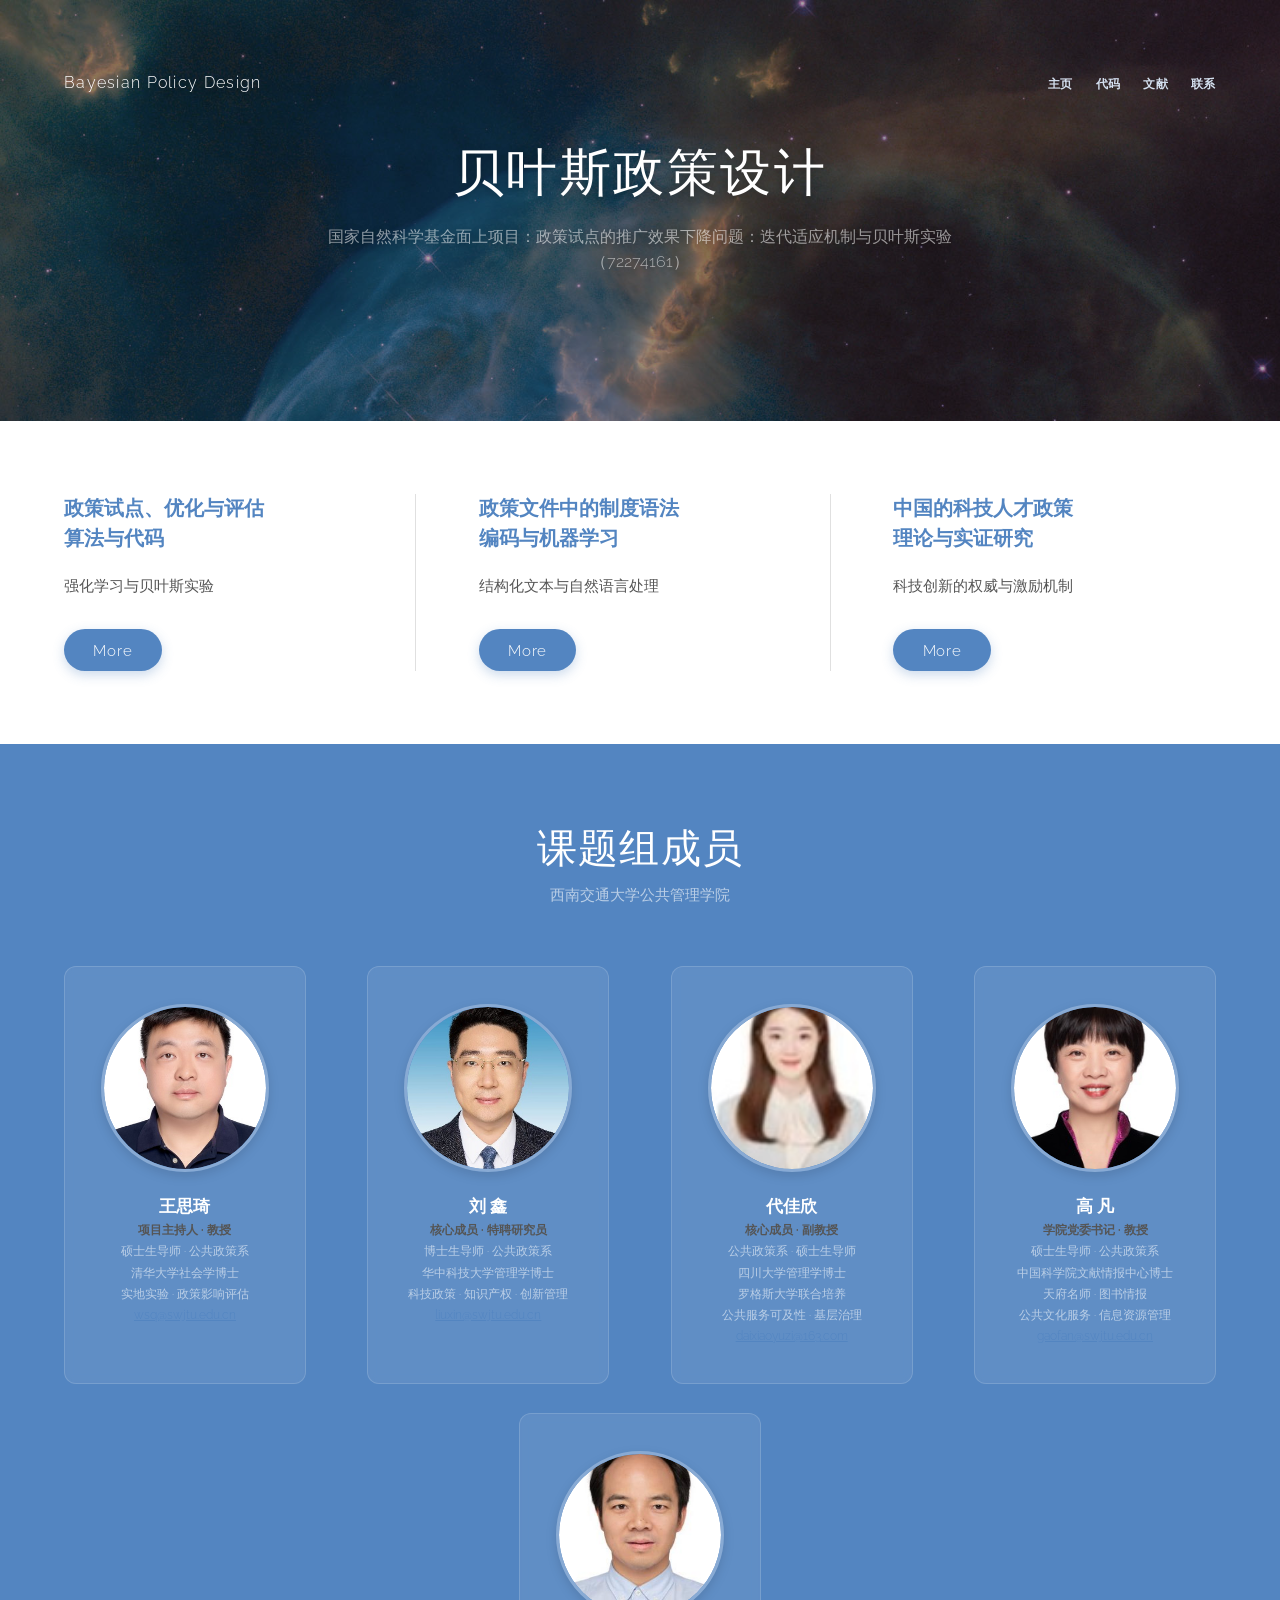
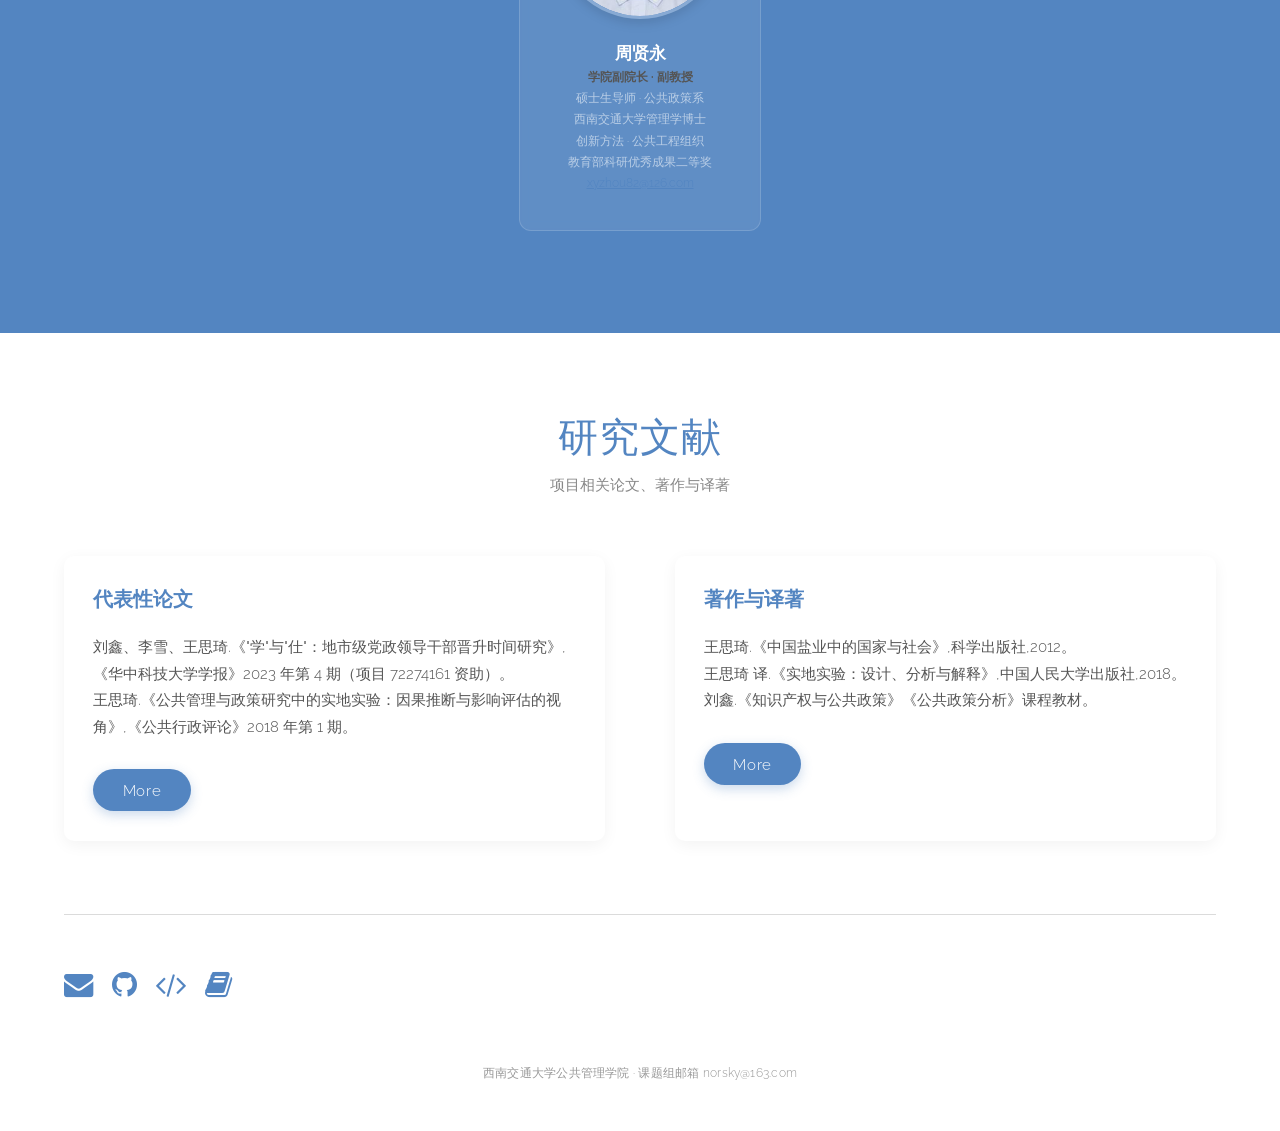
<file: index.html>
<!DOCTYPE HTML>
<!--
	Theory by TEMPLATED
	templated.co @templatedco
	Released for free under the Creative Commons Attribution 3.0 license (templated.co/license)
--><html lang="zh"> <head><title>Bayesian Policy Design</title><meta charset="utf-8"><meta name="description" content="贝叶斯政策设计：依托国家自然科学基金（72274161），结合贝叶斯统计学、机器学习与实验设计，开展中国公共政策的设计、优化与评估研究。西南交通大学公共管理学院。"><meta name="robots" content="index, follow, max-image-preview:large, max-snippet:-1, max-video-preview:-1"><meta name="viewport" content="width=device-width, initial-scale=1"><link rel="stylesheet" href="assets/css/main.css"></head><body>

		<!-- Header -->
			<header id="header"><div class="inner">
					<a href="index.html" class="logo">Bayesian Policy Design</a>
					<nav id="nav"><a href="index.html">主页</a>
						<a href="generic.html">代码</a>
						<a href="elements.html">文献</a>
						<a href="contact.html">联系</a>
					</nav><a href="#navPanel" class="navPanelToggle"><span class="fa fa-bars"></span></a>
				</div>
			</header><!-- Banner --><section id="banner"><h1>贝叶斯政策设计</h1>
				<p>国家自然科学基金面上项目：政策试点的推广效果下降问题：迭代适应机制与贝叶斯实验（72274161）</p>
			</section><!-- One --><section id="one" class="wrapper"><div class="inner">
					<div class="flex flex-3">
						<article><header><h3>政策试点、优化与评估<br> 算法与代码</h3>
							</header><p> 强化学习与贝叶斯实验</p>
							<footer><a href="generic.html" class="button special">More</a>
							</footer></article><article><header><h3>政策文件中的制度语法<br> 编码与机器学习</h3>
							</header><p>结构化文本与自然语言处理</p>
							<footer><a href="generic.html" class="button special">More</a>
							</footer></article><article><header><h3>中国的科技人才政策<br>理论与实证研究</h3>
							</header><p>科技创新的权威与激励机制</p>
							<footer><a href="elements.html" class="button special">More</a>
							</footer></article></div>
				</div>
			</section><!-- Two --><section id="two" class="wrapper style1 special"><div class="inner">
					<header><h2>课题组成员</h2>
						<p>西南交通大学公共管理学院</p>
					</header><div class="flex flex-4">
						<div class="box person">
							<div class="image round">
								<img src="images/pic03.jpg" alt="王思琦" width="168" height="168"></div>
							<h3>王思琦</h3>
							<p><strong>项目主持人 · 教授</strong><br>硕士生导师 · 公共政策系<br>清华大学社会学博士<br>实地实验 · 政策影响评估<br><a href="mailto:wsq@swjtu.edu.cn">wsq@swjtu.edu.cn</a></p>
						</div>
						<div class="box person">
							<div class="image round">
								<img src="images/pic04.jpg" alt="刘鑫" width="168" height="168"></div>
							<h3>刘 鑫</h3>
							<p><strong>核心成员 · 特聘研究员</strong><br>博士生导师 · 公共政策系<br>华中科技大学管理学博士<br>科技政策 · 知识产权 · 创新管理<br><a href="mailto:liuxin@swjtu.edu.cn">liuxin@swjtu.edu.cn</a></p>
						</div>
						<div class="box person">
							<div class="image round">
								<img src="images/pic07.jpg" alt="代佳欣" width="168" height="168"></div>
							<h3>代佳欣</h3>
							<p><strong>核心成员 · 副教授</strong><br>公共政策系 · 硕士生导师<br>四川大学管理学博士<br>罗格斯大学联合培养<br>公共服务可及性 · 基层治理<br><a href="mailto:daixiaoyuzi@163.com">daixiaoyuzi@163.com</a></p>
						</div>
						<div class="box person">
							<div class="image round">
								<img src="images/pic06.jpg" alt="高凡" width="168" height="168"></div>
							<h3>高 凡</h3>
							<p><strong>学院党委书记 · 教授</strong><br>硕士生导师 · 公共政策系<br>中国科学院文献情报中心博士<br>天府名师 · 图书情报<br>公共文化服务 · 信息资源管理<br><a href="mailto:gaofan@swjtu.edu.cn">gaofan@swjtu.edu.cn</a></p>
						</div>
					</div>
					<div class="flex flex-4" style="justify-content:center;">
						<div class="box person">
							<div class="image round">
								<img src="images/pic08.jpg" alt="周贤永" width="168" height="168"></div>
							<h3>周贤永</h3>
							<p><strong>学院副院长 · 副教授</strong><br>硕士生导师 · 公共政策系<br>西南交通大学管理学博士<br>创新方法 · 公共工程组织<br>教育部科研优秀成果二等奖<br><a href="mailto:xyzhou82@126.com">xyzhou82@126.com</a></p>
						</div>
					</div>
				</div>
			</section><!-- Three --><section id="three" class="wrapper special"><div class="inner">
					<header class="align-center"><h2>研究文献</h2>
						<p>项目相关论文、著作与译著</p>
					</header><div class="flex flex-2">
						<article>
							<header><h3>代表性论文</h3>
							</header><p>刘鑫、李雪、王思琦.《"学"与"仕"：地市级党政领导干部晋升时间研究》,《华中科技大学学报》2023 年第 4 期（项目 72274161 资助）。<br>王思琦.《公共管理与政策研究中的实地实验：因果推断与影响评估的视角》,《公共行政评论》2018 年第 1 期。</p>
							<footer><a href="elements.html" class="button special">More</a>
							</footer></article><article>
							<header><h3>著作与译著</h3>
							</header><p>王思琦.《中国盐业中的国家与社会》,科学出版社,2012。<br>王思琦 译.《实地实验：设计、分析与解释》,中国人民大学出版社,2018。<br>刘鑫.《知识产权与公共政策》《公共政策分析》课程教材。</p>
							<footer><a href="elements.html" class="button special">More</a>
							</footer></article></div>
				</div>
			</section><!-- Footer --><footer id="footer"><div class="inner">
					<div class="flex">
						<ul class="icons"><li><a href="mailto:norsky@163.com" class="icon fa-envelope"><span class="label">Email</span></a></li>
							<li><a href="https://github.com/freetitan" class="icon fa-github"><span class="label">GitHub</span></a></li>
							<li><a href="generic.html" class="icon fa-code"><span class="label">代码</span></a></li>
							<li><a href="elements.html" class="icon fa-book"><span class="label">文献</span></a></li>
						</ul></div>
				</div>
			</footer><div class="copyright">
			西南交通大学公共管理学院 · 课题组邮箱 norsky@163.com
		</div>

		<!-- Scripts -->
			<script src="assets/js/jquery.min.js"></script><script src="assets/js/skel.min.js"></script><script src="assets/js/util.js"></script><script src="assets/js/main.js"></script></body></html>
</file>
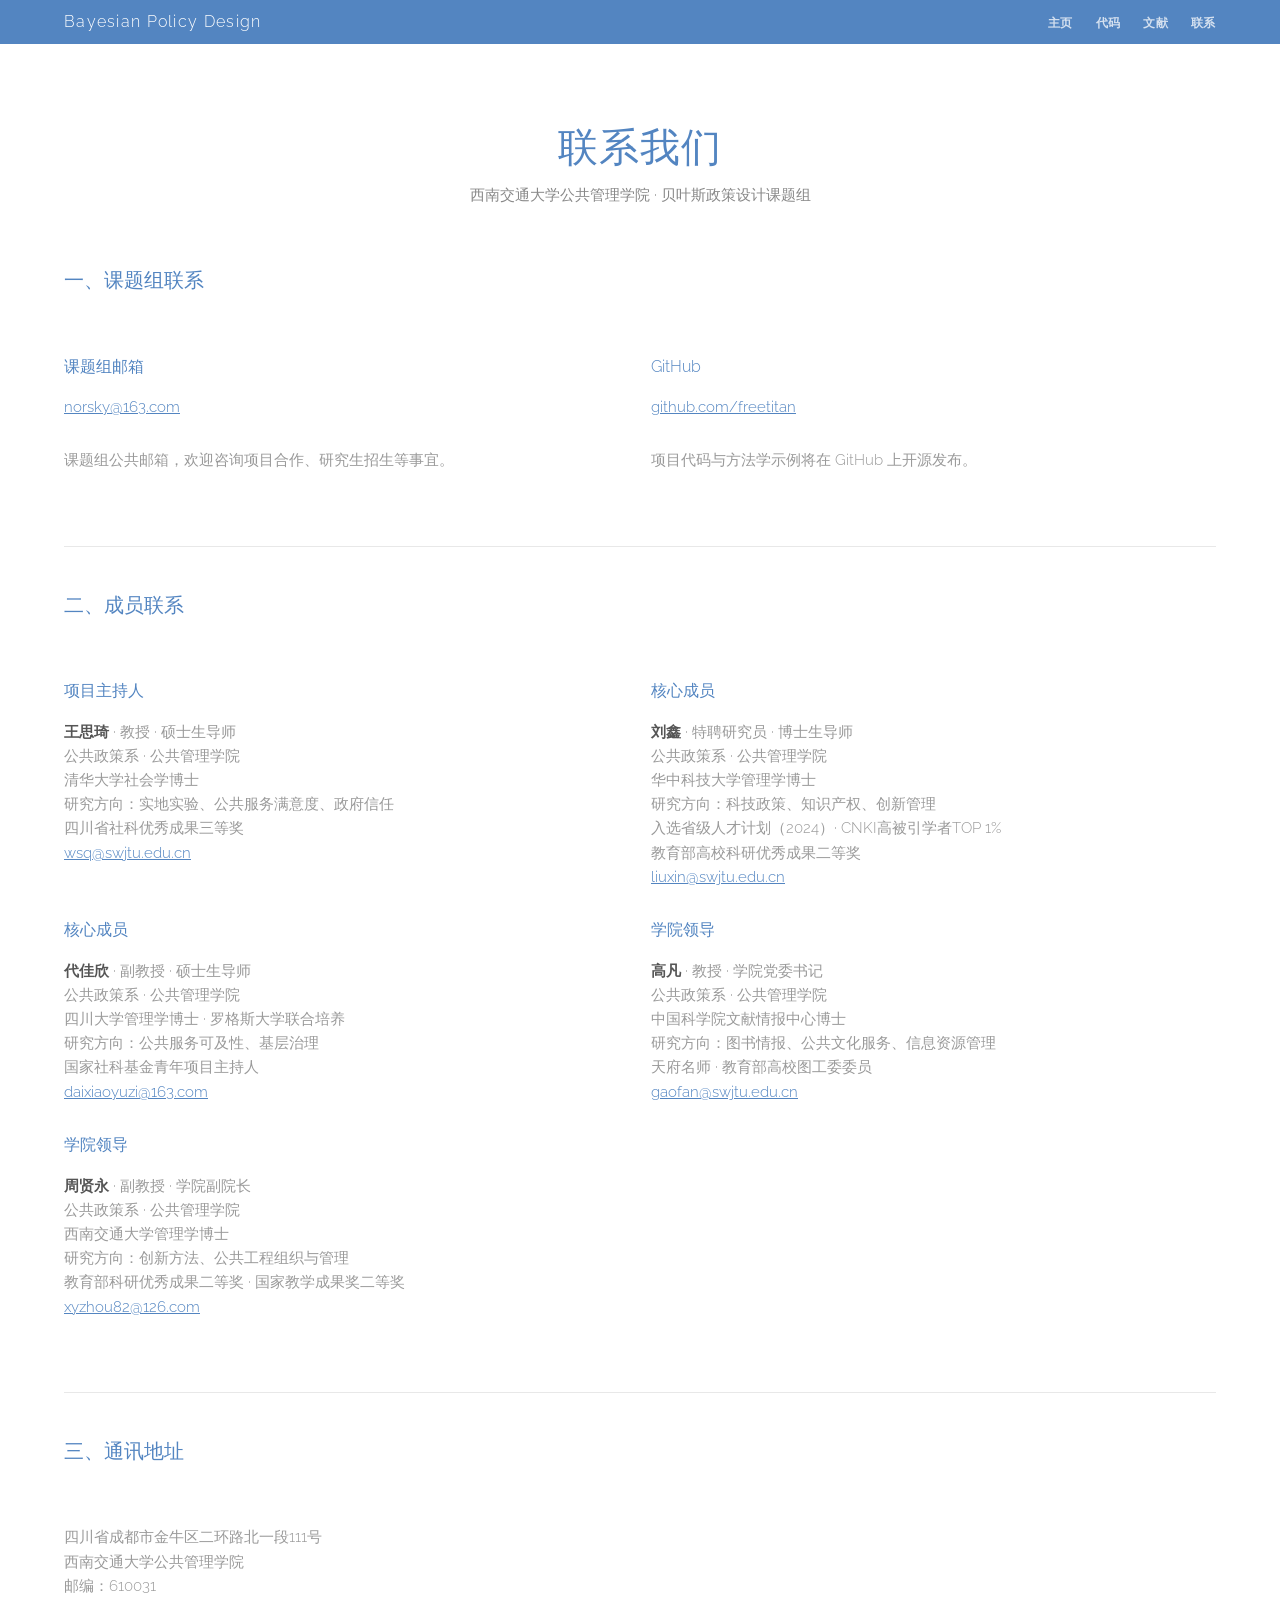
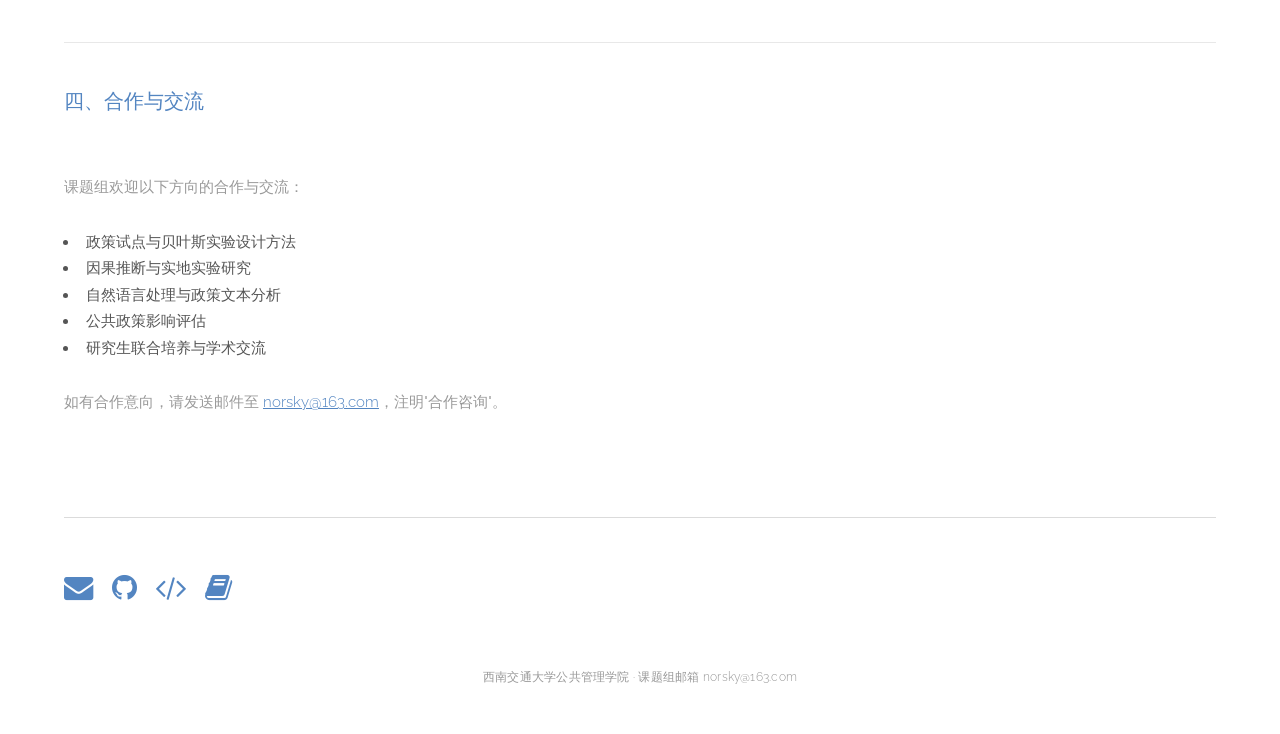
<file: contact.html>
<!DOCTYPE HTML>
<!--
	Theory by TEMPLATED
	templated.co @templatedco
	Released for free under the Creative Commons Attribution 3.0 license (templated.co/license)
--><html lang="zh"><head><title>联系 · Bayesian Policy Design</title><meta charset="utf-8"><meta name="description" content="联系方式：西南交通大学公共管理学院贝叶斯政策设计课题组，欢迎合作与交流。"><meta name="robots" content="index, follow, max-image-preview:large, max-snippet:-1, max-video-preview:-1"><meta name="viewport" content="width=device-width, initial-scale=1"><link rel="stylesheet" href="assets/css/main.css"></head><body class="subpage">

<!-- Header -->
<header id="header"><div class="inner">
        <a href="index.html" class="logo">Bayesian Policy Design</a>
        <nav id="nav"><a href="index.html">主页</a>
            <a href="generic.html">代码</a>
            <a href="elements.html">文献</a>
            <a href="contact.html">联系</a>
        </nav><a href="#navPanel" class="navPanelToggle"><span class="fa fa-bars"></span></a>
    </div>
</header><!-- Main --><section id="main" class="wrapper"><div class="inner">

        <header class="align-center">
            <h2>联系我们</h2>
            <p>西南交通大学公共管理学院 · 贝叶斯政策设计课题组</p>
        </header>

        <!-- 联系方式 -->
        <section>
            <header><h3>一、课题组联系</h3></header>
            <div class="row">
                <div class="6u 12u$(small)">
                    <h4>课题组邮箱</h4>
                    <p><a href="mailto:norsky@163.com">norsky@163.com</a></p>
                    <p>课题组公共邮箱，欢迎咨询项目合作、研究生招生等事宜。</p>
                </div>
                <div class="6u$ 12u$(small)">
                    <h4>GitHub</h4>
                    <p><a href="https://github.com/freetitan" target="_blank">github.com/freetitan</a></p>
                    <p>项目代码与方法学示例将在 GitHub 上开源发布。</p>
                </div>
            </div>
        </section>

        <hr class="major">

        <!-- 成员联系 -->
        <section>
            <header><h3>二、成员联系</h3></header>
            <div class="row">
                <div class="6u 12u$(small)">
                    <h4>项目主持人</h4>
                    <p><strong>王思琦</strong> · 教授 · 硕士生导师<br>
                    公共政策系 · 公共管理学院<br>
                    清华大学社会学博士<br>
                    研究方向：实地实验、公共服务满意度、政府信任<br>
                    四川省社科优秀成果三等奖<br>
                    <a href="mailto:wsq@swjtu.edu.cn">wsq@swjtu.edu.cn</a></p>
                </div>
                <div class="6u$ 12u$(small)">
                    <h4>核心成员</h4>
                    <p><strong>刘鑫</strong> · 特聘研究员 · 博士生导师<br>
                    公共政策系 · 公共管理学院<br>
                    华中科技大学管理学博士<br>
                    研究方向：科技政策、知识产权、创新管理<br>
                    入选省级人才计划（2024）· CNKI高被引学者TOP 1%<br>
                    教育部高校科研优秀成果二等奖<br>
                    <a href="mailto:liuxin@swjtu.edu.cn">liuxin@swjtu.edu.cn</a></p>
                </div>
            </div>
            <div class="row">
                <div class="6u 12u$(small)">
                    <h4>核心成员</h4>
                    <p><strong>代佳欣</strong> · 副教授 · 硕士生导师<br>
                    公共政策系 · 公共管理学院<br>
                    四川大学管理学博士 · 罗格斯大学联合培养<br>
                    研究方向：公共服务可及性、基层治理<br>
                    国家社科基金青年项目主持人<br>
                    <a href="mailto:daixiaoyuzi@163.com">daixiaoyuzi@163.com</a></p>
                </div>
                <div class="6u$ 12u$(small)">
                    <h4>学院领导</h4>
                    <p><strong>高凡</strong> · 教授 · 学院党委书记<br>
                    公共政策系 · 公共管理学院<br>
                    中国科学院文献情报中心博士<br>
                    研究方向：图书情报、公共文化服务、信息资源管理<br>
                    天府名师 · 教育部高校图工委委员<br>
                    <a href="mailto:gaofan@swjtu.edu.cn">gaofan@swjtu.edu.cn</a></p>
                </div>
            </div>
            <div class="row">
                <div class="6u 12u$(small)">
                    <h4>学院领导</h4>
                    <p><strong>周贤永</strong> · 副教授 · 学院副院长<br>
                    公共政策系 · 公共管理学院<br>
                    西南交通大学管理学博士<br>
                    研究方向：创新方法、公共工程组织与管理<br>
                    教育部科研优秀成果二等奖 · 国家教学成果奖二等奖<br>
                    <a href="mailto:xyzhou82@126.com">xyzhou82@126.com</a></p>
                </div>
            </div>
        </section>

        <hr class="major">

        <!-- 地址 -->
        <section>
            <header><h3>三、通讯地址</h3></header>
            <p>四川省成都市金牛区二环路北一段111号<br>
            西南交通大学公共管理学院<br>
            邮编：610031</p>
        </section>

        <hr class="major">

        <!-- 合作 -->
        <section>
            <header><h3>四、合作与交流</h3></header>
            <p>课题组欢迎以下方向的合作与交流：</p>
            <ul>
                <li>政策试点与贝叶斯实验设计方法</li>
                <li>因果推断与实地实验研究</li>
                <li>自然语言处理与政策文本分析</li>
                <li>公共政策影响评估</li>
                <li>研究生联合培养与学术交流</li>
            </ul>
            <p>如有合作意向，请发送邮件至 <a href="mailto:norsky@163.com">norsky@163.com</a>，注明"合作咨询"。</p>
        </section>

    </div>
</section><!-- Footer --><footer id="footer"><div class="inner">
        <div class="flex">
            <ul class="icons"><li><a href="mailto:norsky@163.com" class="icon fa-envelope"><span class="label">Email</span></a></li>
                <li><a href="https://github.com/freetitan" class="icon fa-github"><span class="label">GitHub</span></a></li>
                <li><a href="generic.html" class="icon fa-code"><span class="label">代码</span></a></li>
                <li><a href="elements.html" class="icon fa-book"><span class="label">文献</span></a></li>
            </ul></div>
    </div>
</footer><div class="copyright">
    西南交通大学公共管理学院 · 课题组邮箱 norsky@163.com
</div>

<!-- Scripts -->
<script src="assets/js/jquery.min.js"></script><script src="assets/js/skel.min.js"></script><script src="assets/js/util.js"></script><script src="assets/js/main.js"></script></body></html>
</file>
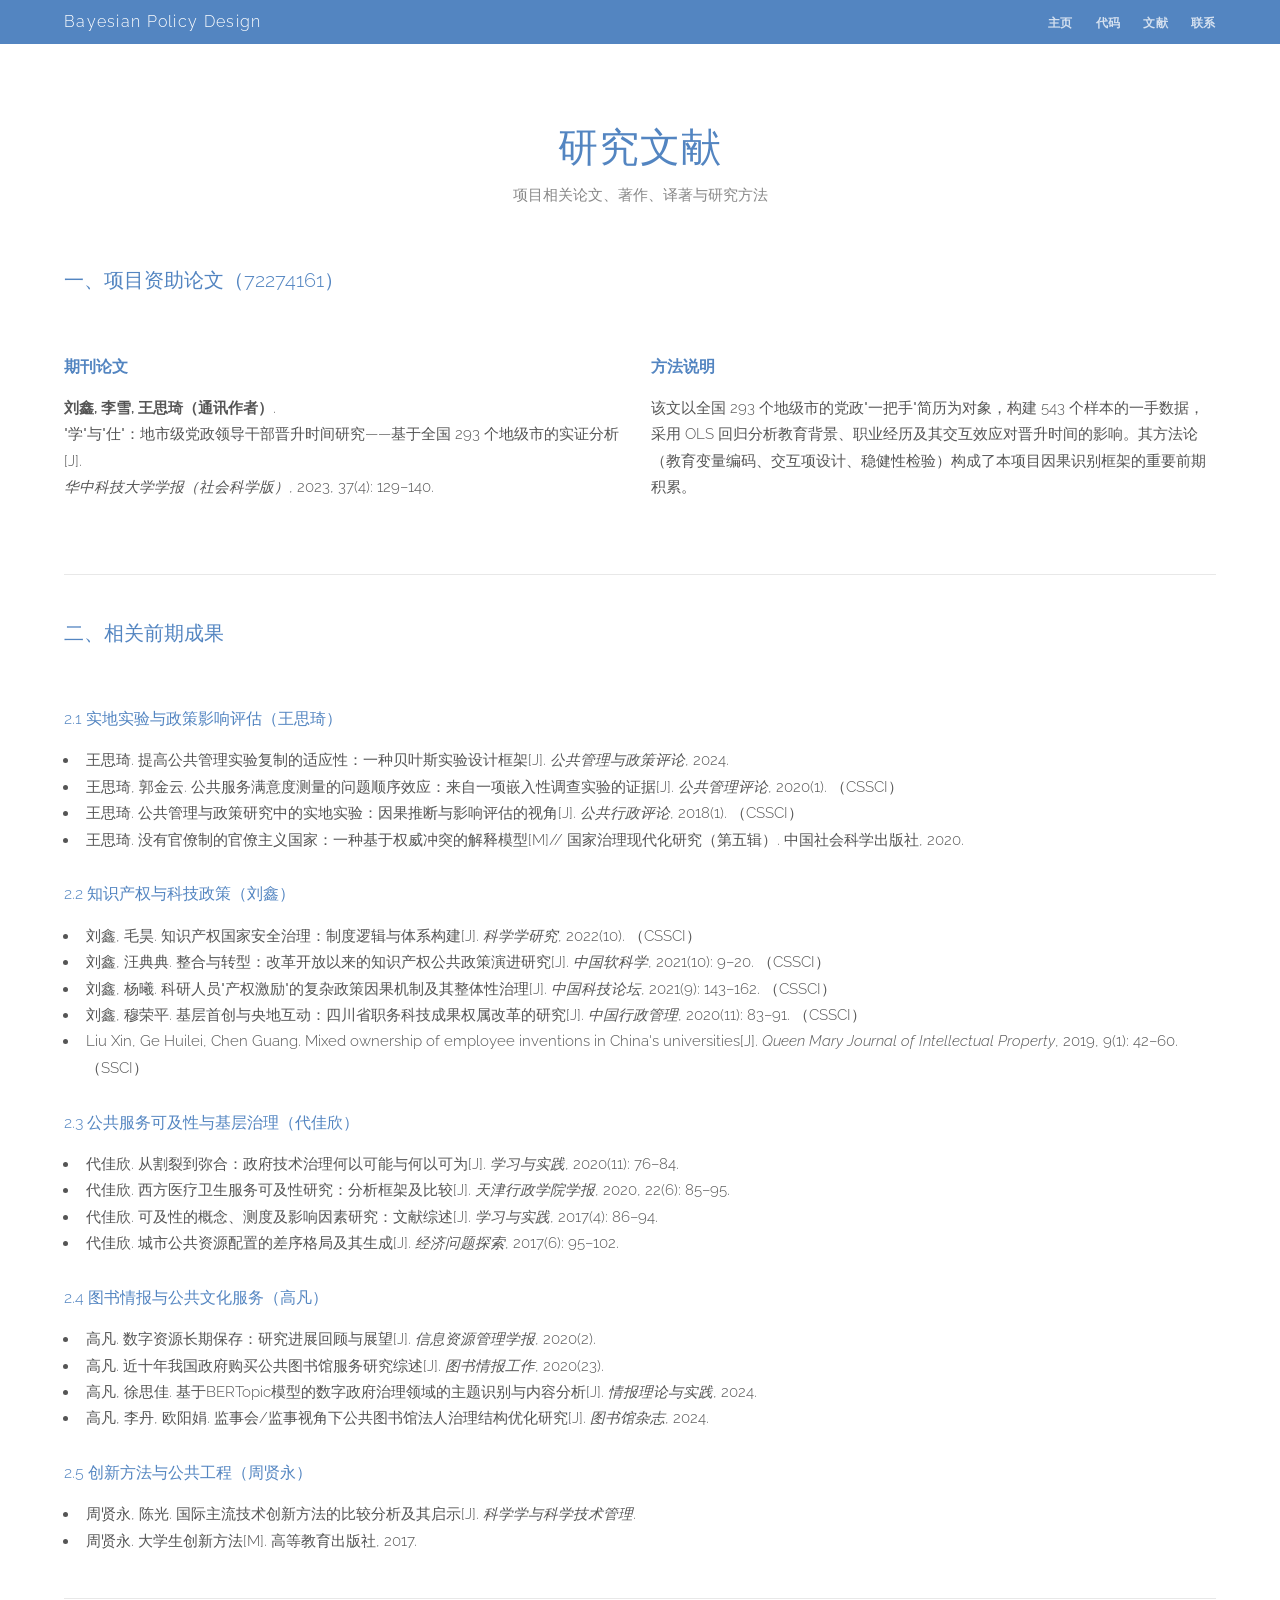
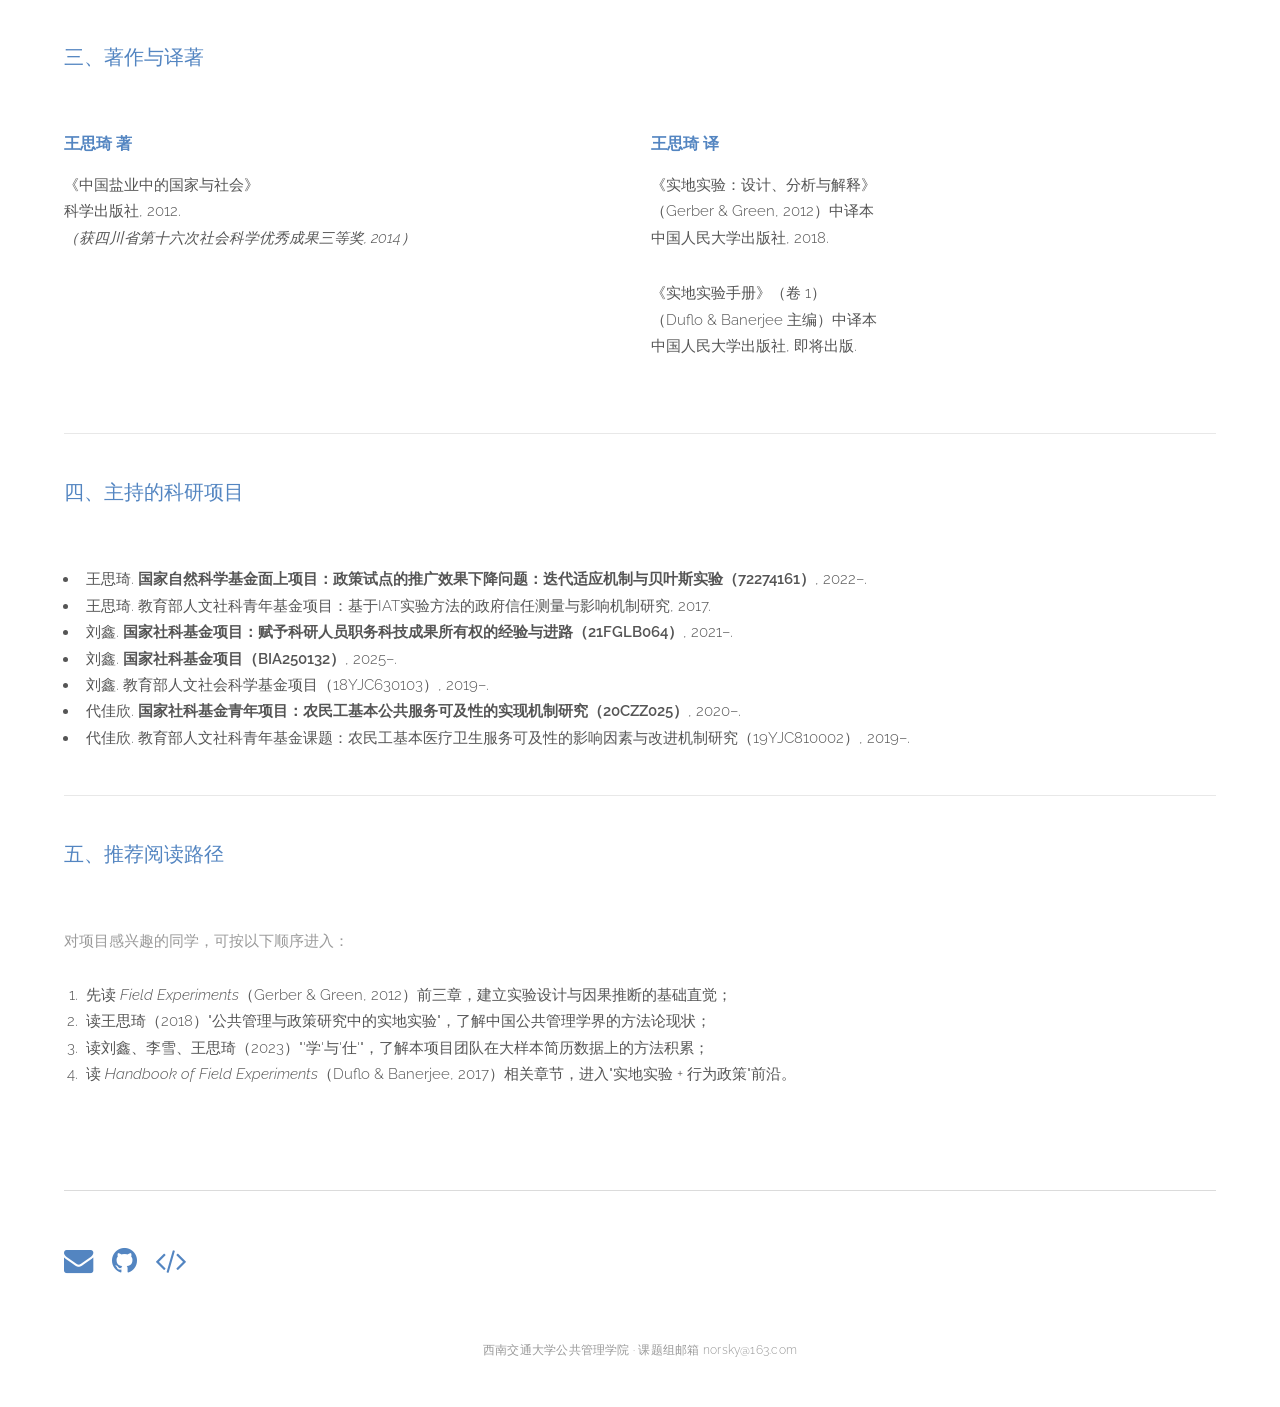
<file: elements.html>
<!DOCTYPE HTML>
<!--
	Theory by TEMPLATED
	templated.co @templatedco
	Released for free under the Creative Commons Attribution 3.0 license (templated.co/license)
--><html lang="zh"><head><title>文献 · Bayesian Policy Design</title><meta charset="utf-8"><meta name="description" content="研究文献：项目相关论文、著作、译著与推荐阅读路径，涵盖实地实验、因果推断、公共政策与科技管理等领域。"><meta name="robots" content="index, follow, max-image-preview:large, max-snippet:-1, max-video-preview:-1"><meta name="viewport" content="width=device-width, initial-scale=1"><link rel="stylesheet" href="assets/css/main.css"></head><body class="subpage">

<!-- Header -->
<header id="header"><div class="inner">
        <a href="index.html" class="logo">Bayesian Policy Design</a>
        <nav id="nav"><a href="index.html">主页</a>
            <a href="generic.html">代码</a>
            <a href="elements.html">文献</a>
            <a href="contact.html">联系</a>
        </nav><a href="#navPanel" class="navPanelToggle"><span class="fa fa-bars"></span></a>
    </div>
</header><!-- Main --><section id="main" class="wrapper"><div class="inner">

        <header class="align-center">
            <h2>研究文献</h2>
            <p>项目相关论文、著作、译著与研究方法</p>
        </header>

        <!-- 项目资助论文 -->
        <section>
            <header><h3>一、项目资助论文（72274161）</h3></header>
            <div class="row">
                <article class="6u 12u$(small)">
                    <header><h4>期刊论文</h4></header>
                    <p><strong>刘鑫, 李雪, 王思琦（通讯作者）</strong>.<br>"学"与"仕"：地市级党政领导干部晋升时间研究——基于全国 293 个地级市的实证分析[J].<br><em>华中科技大学学报（社会科学版）</em>, 2023, 37(4): 129–140.</p>
                </article>
                <article class="6u$ 12u$(small)">
                    <header><h4>方法说明</h4></header>
                    <p>该文以全国 293 个地级市的党政"一把手"简历为对象，构建 543 个样本的一手数据，采用 OLS 回归分析教育背景、职业经历及其交互效应对晋升时间的影响。其方法论（教育变量编码、交互项设计、稳健性检验）构成了本项目因果识别框架的重要前期积累。</p>
                </article>
            </div>
        </section>

        <hr class="major">

        <!-- 相关前期成果 -->
        <section>
            <header><h3>二、相关前期成果</h3></header>

            <h4>2.1 实地实验与政策影响评估（王思琦）</h4>
            <ul>
                <li>王思琦. 提高公共管理实验复制的适应性：一种贝叶斯实验设计框架[J]. <em>公共管理与政策评论</em>, 2024.</li>
                <li>王思琦, 郭金云. 公共服务满意度测量的问题顺序效应：来自一项嵌入性调查实验的证据[J]. <em>公共管理评论</em>, 2020(1). （CSSCI）</li>
                <li>王思琦. 公共管理与政策研究中的实地实验：因果推断与影响评估的视角[J]. <em>公共行政评论</em>, 2018(1). （CSSCI）</li>
                <li>王思琦. 没有官僚制的官僚主义国家：一种基于权威冲突的解释模型[M]// 国家治理现代化研究（第五辑）. 中国社会科学出版社, 2020.</li>
            </ul>

            <h4>2.2 知识产权与科技政策（刘鑫）</h4>
            <ul>
                <li>刘鑫, 毛昊. 知识产权国家安全治理：制度逻辑与体系构建[J]. <em>科学学研究</em>, 2022(10). （CSSCI）</li>
                <li>刘鑫, 汪典典. 整合与转型：改革开放以来的知识产权公共政策演进研究[J]. <em>中国软科学</em>, 2021(10): 9–20. （CSSCI）</li>
                <li>刘鑫, 杨曦. 科研人员"产权激励"的复杂政策因果机制及其整体性治理[J]. <em>中国科技论坛</em>, 2021(9): 143–162. （CSSCI）</li>
                <li>刘鑫, 穆荣平. 基层首创与央地互动：四川省职务科技成果权属改革的研究[J]. <em>中国行政管理</em>, 2020(11): 83–91. （CSSCI）</li>
                <li>Liu Xin, Ge Huilei, Chen Guang. Mixed ownership of employee inventions in China's universities[J]. <em>Queen Mary Journal of Intellectual Property</em>, 2019, 9(1): 42–60. （SSCI）</li>
            </ul>

            <h4>2.3 公共服务可及性与基层治理（代佳欣）</h4>
            <ul>
                <li>代佳欣. 从割裂到弥合：政府技术治理何以可能与何以可为[J]. <em>学习与实践</em>, 2020(11): 76–84.</li>
                <li>代佳欣. 西方医疗卫生服务可及性研究：分析框架及比较[J]. <em>天津行政学院学报</em>, 2020, 22(6): 85–95.</li>
                <li>代佳欣. 可及性的概念、测度及影响因素研究：文献综述[J]. <em>学习与实践</em>, 2017(4): 86–94.</li>
                <li>代佳欣. 城市公共资源配置的差序格局及其生成[J]. <em>经济问题探索</em>, 2017(6): 95–102.</li>
            </ul>

            <h4>2.4 图书情报与公共文化服务（高凡）</h4>
            <ul>
                <li>高凡. 数字资源长期保存：研究进展回顾与展望[J]. <em>信息资源管理学报</em>, 2020(2).</li>
                <li>高凡. 近十年我国政府购买公共图书馆服务研究综述[J]. <em>图书情报工作</em>, 2020(23).</li>
                <li>高凡, 徐思佳. 基于BERTopic模型的数字政府治理领域的主题识别与内容分析[J]. <em>情报理论与实践</em>, 2024.</li>
                <li>高凡, 李丹, 欧阳娟. 监事会/监事视角下公共图书馆法人治理结构优化研究[J]. <em>图书馆杂志</em>, 2024.</li>
            </ul>

            <h4>2.5 创新方法与公共工程（周贤永）</h4>
            <ul>
                <li>周贤永, 陈光. 国际主流技术创新方法的比较分析及其启示[J]. <em>科学学与科学技术管理</em>.</li>
                <li>周贤永. 大学生创新方法[M]. 高等教育出版社, 2017.</li>
            </ul>
        </section>

        <hr class="major">

        <!-- 著作与译著 -->
        <section>
            <header><h3>三、著作与译著</h3></header>
            <div class="row">
                <article class="6u 12u$(small)">
                    <header><h4>王思琦 著</h4></header>
                    <p>《中国盐业中的国家与社会》<br>科学出版社, 2012.<br><em>（获四川省第十六次社会科学优秀成果三等奖, 2014）</em></p>
                </article>
                <article class="6u$ 12u$(small)">
                    <header><h4>王思琦 译</h4></header>
                    <p>《实地实验：设计、分析与解释》<br>（Gerber &amp; Green, 2012）中译本<br>中国人民大学出版社, 2018.</p>
                    <p>《实地实验手册》（卷 1）<br>（Duflo &amp; Banerjee 主编）中译本<br>中国人民大学出版社, 即将出版.</p>
                </article>
            </div>
        </section>

        <hr class="major">

        <!-- 主持的科研项目 -->
        <section>
            <header><h3>四、主持的科研项目</h3></header>
            <ul>
                <li>王思琦. <strong>国家自然科学基金面上项目：政策试点的推广效果下降问题：迭代适应机制与贝叶斯实验（72274161）</strong>, 2022–.</li>
                <li>王思琦. 教育部人文社科青年基金项目：基于IAT实验方法的政府信任测量与影响机制研究, 2017.</li>
                <li>刘鑫. <strong>国家社科基金项目：赋予科研人员职务科技成果所有权的经验与进路（21FGLB064）</strong>, 2021–.</li>
                <li>刘鑫. <strong>国家社科基金项目（BIA250132）</strong>, 2025–.</li>
                <li>刘鑫. 教育部人文社会科学基金项目（18YJC630103）, 2019–.</li>
                <li>代佳欣. <strong>国家社科基金青年项目：农民工基本公共服务可及性的实现机制研究（20CZZ025）</strong>, 2020–.</li>
                <li>代佳欣. 教育部人文社科青年基金课题：农民工基本医疗卫生服务可及性的影响因素与改进机制研究（19YJC810002）, 2019–.</li>
            </ul>
        </section>

        <hr class="major">

        <!-- 阅读路径 -->
        <section>
            <header><h3>五、推荐阅读路径</h3></header>
            <p>对项目感兴趣的同学，可按以下顺序进入：</p>
            <ol>
                <li>先读 <em>Field Experiments</em>（Gerber &amp; Green, 2012）前三章，建立实验设计与因果推断的基础直觉；</li>
                <li>读王思琦（2018）"公共管理与政策研究中的实地实验"，了解中国公共管理学界的方法论现状；</li>
                <li>读刘鑫、李雪、王思琦（2023）"'学'与'仕'"，了解本项目团队在大样本简历数据上的方法积累；</li>
                <li>读 <em>Handbook of Field Experiments</em>（Duflo &amp; Banerjee, 2017）相关章节，进入"实地实验 + 行为政策"前沿。</li>
            </ol>
        </section>

    </div>
</section><!-- Footer --><footer id="footer"><div class="inner">
        <div class="flex">
            <ul class="icons"><li><a href="mailto:norsky@163.com" class="icon fa-envelope"><span class="label">Email</span></a></li>
                <li><a href="https://github.com/freetitan" class="icon fa-github"><span class="label">GitHub</span></a></li>
                <li><a href="generic.html" class="icon fa-code"><span class="label">代码</span></a></li>
            </ul></div>
    </div>
</footer><div class="copyright">
    西南交通大学公共管理学院 · 课题组邮箱 norsky@163.com
</div>

<!-- Scripts -->
<script src="assets/js/jquery.min.js"></script><script src="assets/js/skel.min.js"></script><script src="assets/js/util.js"></script><script src="assets/js/main.js"></script></body></html>
</file>
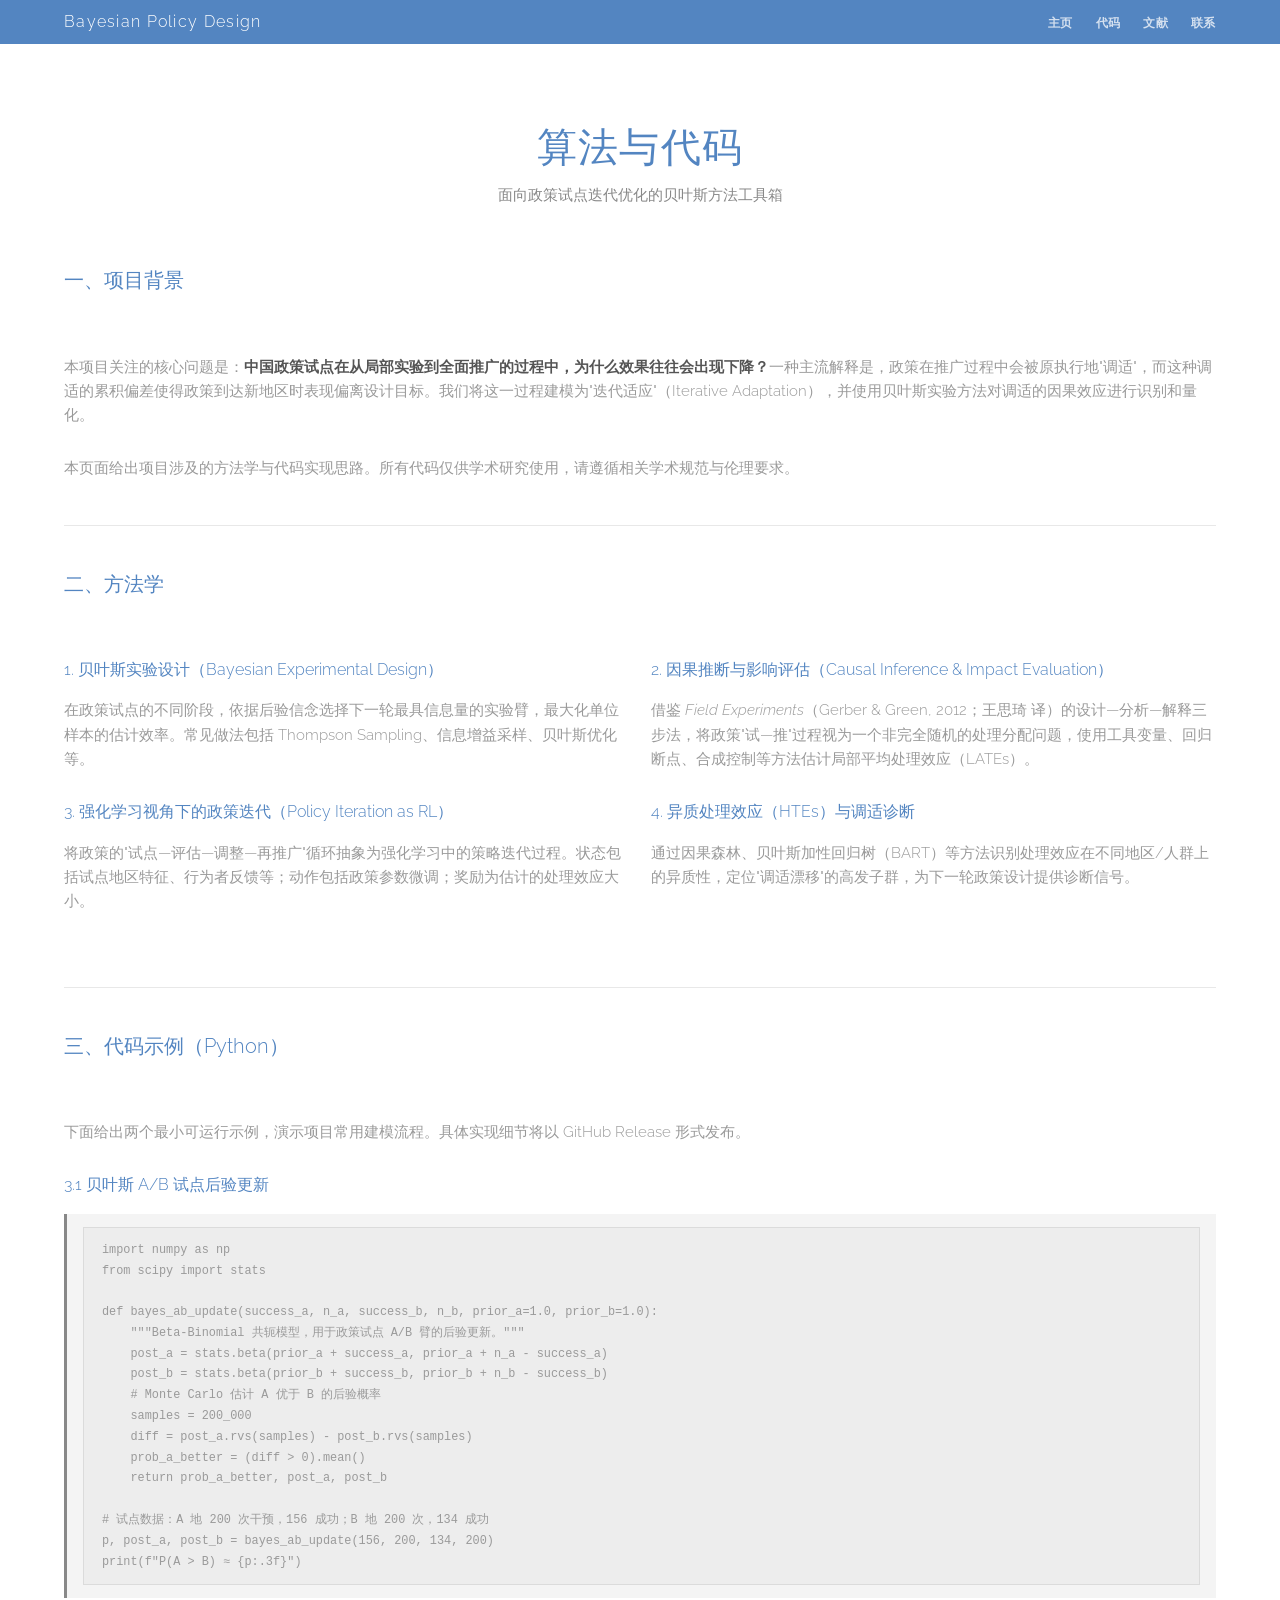
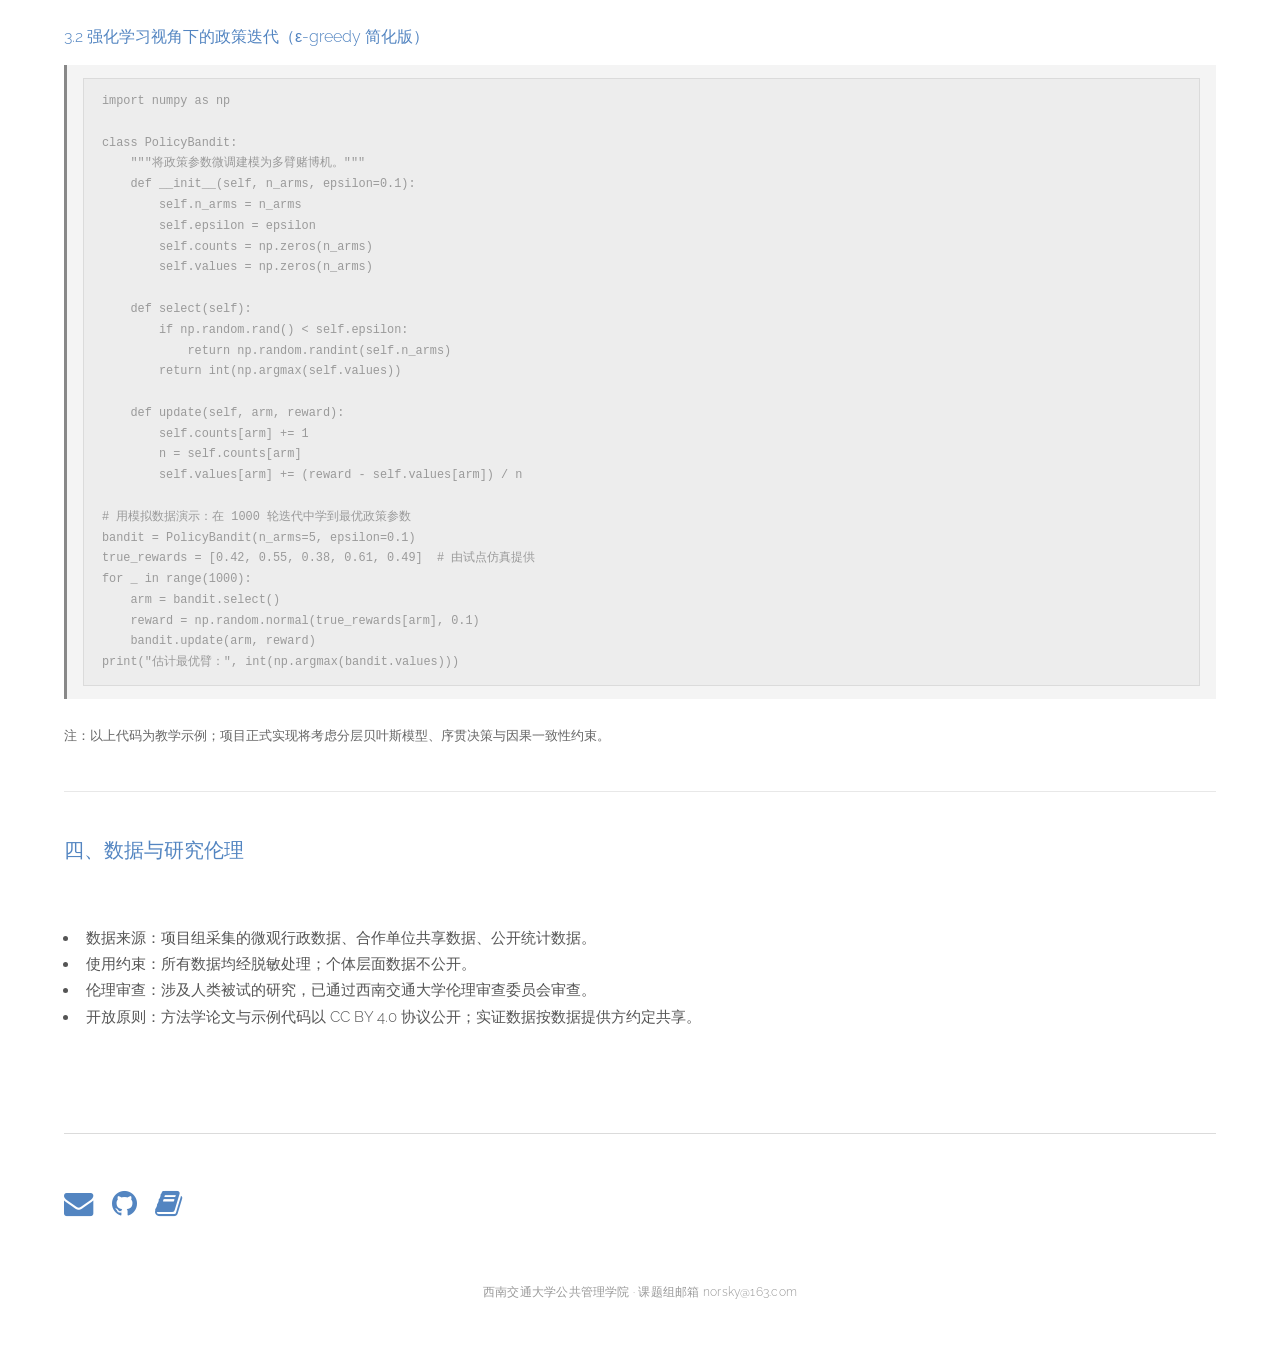
<file: generic.html>
<!DOCTYPE HTML>
<!--
	Theory by TEMPLATED
	templated.co @templatedco
	Released for free under the Creative Commons Attribution 3.0 license (templated.co/license)
--><html lang="zh"><head><title>代码 · Bayesian Policy Design</title><meta charset="utf-8"><meta name="description" content="算法与代码：面向政策试点迭代优化的贝叶斯方法工具箱，包括贝叶斯实验设计、因果推断、强化学习与异质处理效应分析。"><meta name="robots" content="index, follow, max-image-preview:large, max-snippet:-1, max-video-preview:-1"><meta name="viewport" content="width=device-width, initial-scale=1"><link rel="stylesheet" href="assets/css/main.css"></head><body class="subpage">

<!-- Header -->
<header id="header"><div class="inner">
        <a href="index.html" class="logo">Bayesian Policy Design</a>
        <nav id="nav"><a href="index.html">主页</a>
            <a href="generic.html">代码</a>
            <a href="elements.html">文献</a>
            <a href="contact.html">联系</a>
        </nav><a href="#navPanel" class="navPanelToggle"><span class="fa fa-bars"></span></a>
    </div>
</header><!-- Main --><section id="main" class="wrapper"><div class="inner">

        <header class="align-center">
            <h2>算法与代码</h2>
            <p>面向政策试点迭代优化的贝叶斯方法工具箱</p>
        </header>

        <!-- 项目背景 -->
        <section>
            <header><h3>一、项目背景</h3></header>
            <p>本项目关注的核心问题是：<strong>中国政策试点在从局部实验到全面推广的过程中，为什么效果往往会出现下降？</strong>一种主流解释是，政策在推广过程中会被原执行地"调适"，而这种调适的累积偏差使得政策到达新地区时表现偏离设计目标。我们将这一过程建模为"迭代适应"（Iterative Adaptation），并使用贝叶斯实验方法对调适的因果效应进行识别和量化。</p>
            <p>本页面给出项目涉及的方法学与代码实现思路。所有代码仅供学术研究使用，请遵循相关学术规范与伦理要求。</p>
        </section>

        <hr class="major">

        <!-- 方法学 -->
        <section>
            <header><h3>二、方法学</h3></header>
            <div class="row">
                <div class="6u 12u$(small)">
                    <h4>1. 贝叶斯实验设计（Bayesian Experimental Design）</h4>
                    <p>在政策试点的不同阶段，依据后验信念选择下一轮最具信息量的实验臂，最大化单位样本的估计效率。常见做法包括 Thompson Sampling、信息增益采样、贝叶斯优化等。</p>
                </div>
                <div class="6u$ 12u$(small)">
                    <h4>2. 因果推断与影响评估（Causal Inference &amp; Impact Evaluation）</h4>
                    <p>借鉴 <em>Field Experiments</em>（Gerber &amp; Green, 2012；王思琦 译）的设计—分析—解释三步法，将政策"试—推"过程视为一个非完全随机的处理分配问题，使用工具变量、回归断点、合成控制等方法估计局部平均处理效应（LATEs）。</p>
                </div>
                <div class="6u 12u$(small)">
                    <h4>3. 强化学习视角下的政策迭代（Policy Iteration as RL）</h4>
                    <p>将政策的"试点—评估—调整—再推广"循环抽象为强化学习中的策略迭代过程。状态包括试点地区特征、行为者反馈等；动作包括政策参数微调；奖励为估计的处理效应大小。</p>
                </div>
                <div class="6u$ 12u$(small)">
                    <h4>4. 异质处理效应（HTEs）与调适诊断</h4>
                    <p>通过因果森林、贝叶斯加性回归树（BART）等方法识别处理效应在不同地区/人群上的异质性，定位"调适漂移"的高发子群，为下一轮政策设计提供诊断信号。</p>
                </div>
            </div>
        </section>

        <hr class="major">

        <!-- 代码示例 -->
        <section>
            <header><h3>三、代码示例（Python）</h3></header>
            <p>下面给出两个最小可运行示例，演示项目常用建模流程。具体实现细节将以 GitHub Release 形式发布。</p>

            <h4>3.1 贝叶斯 A/B 试点后验更新</h4>
            <pre style="background:#f4f4f4; padding:1em; border-left:3px solid #888; overflow-x:auto;"><code>import numpy as np
from scipy import stats

def bayes_ab_update(success_a, n_a, success_b, n_b, prior_a=1.0, prior_b=1.0):
    """Beta-Binomial 共轭模型，用于政策试点 A/B 臂的后验更新。"""
    post_a = stats.beta(prior_a + success_a, prior_a + n_a - success_a)
    post_b = stats.beta(prior_b + success_b, prior_b + n_b - success_b)
    # Monte Carlo 估计 A 优于 B 的后验概率
    samples = 200_000
    diff = post_a.rvs(samples) - post_b.rvs(samples)
    prob_a_better = (diff &gt; 0).mean()
    return prob_a_better, post_a, post_b

# 试点数据：A 地 200 次干预，156 成功；B 地 200 次，134 成功
p, post_a, post_b = bayes_ab_update(156, 200, 134, 200)
print(f"P(A &gt; B) ≈ {p:.3f}")</code></pre>

            <h4>3.2 强化学习视角下的政策迭代（ε-greedy 简化版）</h4>
            <pre style="background:#f4f4f4; padding:1em; border-left:3px solid #888; overflow-x:auto;"><code>import numpy as np

class PolicyBandit:
    """将政策参数微调建模为多臂赌博机。"""
    def __init__(self, n_arms, epsilon=0.1):
        self.n_arms = n_arms
        self.epsilon = epsilon
        self.counts = np.zeros(n_arms)
        self.values = np.zeros(n_arms)

    def select(self):
        if np.random.rand() &lt; self.epsilon:
            return np.random.randint(self.n_arms)
        return int(np.argmax(self.values))

    def update(self, arm, reward):
        self.counts[arm] += 1
        n = self.counts[arm]
        self.values[arm] += (reward - self.values[arm]) / n

# 用模拟数据演示：在 1000 轮迭代中学到最优政策参数
bandit = PolicyBandit(n_arms=5, epsilon=0.1)
true_rewards = [0.42, 0.55, 0.38, 0.61, 0.49]  # 由试点仿真提供
for _ in range(1000):
    arm = bandit.select()
    reward = np.random.normal(true_rewards[arm], 0.1)
    bandit.update(arm, reward)
print("估计最优臂：", int(np.argmax(bandit.values)))</code></pre>

            <p style="color:#666; font-size:0.9em;">注：以上代码为教学示例；项目正式实现将考虑分层贝叶斯模型、序贯决策与因果一致性约束。</p>
        </section>

        <hr class="major">

        <!-- 数据与伦理 -->
        <section>
            <header><h3>四、数据与研究伦理</h3></header>
            <ul>
                <li>数据来源：项目组采集的微观行政数据、合作单位共享数据、公开统计数据。</li>
                <li>使用约束：所有数据均经脱敏处理；个体层面数据不公开。</li>
                <li>伦理审查：涉及人类被试的研究，已通过西南交通大学伦理审查委员会审查。</li>
                <li>开放原则：方法学论文与示例代码以 CC BY 4.0 协议公开；实证数据按数据提供方约定共享。</li>
            </ul>
        </section>

    </div>
</section><!-- Footer --><footer id="footer"><div class="inner">
        <div class="flex">
            <ul class="icons"><li><a href="mailto:norsky@163.com" class="icon fa-envelope"><span class="label">Email</span></a></li>
                <li><a href="https://github.com/freetitan" class="icon fa-github"><span class="label">GitHub</span></a></li>
                <li><a href="elements.html" class="icon fa-book"><span class="label">文献</span></a></li>
            </ul></div>
    </div>
</footer><div class="copyright">
    西南交通大学公共管理学院 · 课题组邮箱 norsky@163.com
</div>

<!-- Scripts -->
<script src="assets/js/jquery.min.js"></script><script src="assets/js/skel.min.js"></script><script src="assets/js/util.js"></script><script src="assets/js/main.js"></script></body></html>
</file>
<file: assets/css/main.css>
@charset "UTF-8";
@import url(font-awesome.min.css);
@import "https://fonts.googleapis.com/css?family=Raleway:100,300,600";

/*
	Theory by TEMPLATED
	templated.co @templatedco
	Released for free under the Creative Commons Attribution 3.0 license (templated.co/license)
*/

/* Reset */

	html, body, div, span, applet, object, iframe, h1, h2, h3, h4, h5, h6, p, blockquote, pre, a, abbr, acronym, address, big, cite, code, del, dfn, em, img, ins, kbd, q, s, samp, small, strike, strong, sub, sup, tt, var, b, u, i, center, dl, dt, dd, ol, ul, li, fieldset, form, label, legend, table, caption, tbody, tfoot, thead, tr, th, td, article, aside, canvas, details, embed, figure, figcaption, footer, header, hgroup, menu, nav, output, ruby, section, summary, time, mark, audio, video {
		margin: 0;
		padding: 0;
		border: 0;
		font-size: 100%;
		font: inherit;
		vertical-align: baseline;
	}
.image.fit img {
	width: 100%;
	height: auto;
}
	article, aside, details, figcaption, figure, footer, header, hgroup, menu, nav, section {
		display: block;
	}

	body {
		line-height: 1;
	}

	ol, ul {
		list-style: none;
	}

	blockquote, q {
		quotes: none;
	}

	blockquote:before, blockquote:after, q:before, q:after {
		content: '';
		content: none;
	}

	table {
		border-collapse: collapse;
		border-spacing: 0;
	}

	body {
		-webkit-text-size-adjust: none;
	}

/* Box Model */

	*, *:before, *:after {
		-moz-box-sizing: border-box;
		-webkit-box-sizing: border-box;
		box-sizing: border-box;
	}

/* Containers */

	.container {
		margin-left: auto;
		margin-right: auto;
	}

	.container.\31 25\25 {
		width: 100%;
		max-width: 100em;
		min-width: 80em;
	}

	.container.\37 5\25 {
		width: 60em;
	}

	.container.\35 0\25 {
		width: 40em;
	}

	.container.\32 5\25 {
		width: 20em;
	}

	.container {
		width: 80em;
	}

	@media screen and (max-width: 1680px) {

		.container.\31 25\25 {
			width: 100%;
			max-width: 100em;
			min-width: 80em;
		}

		.container.\37 5\25 {
			width: 60em;
		}

		.container.\35 0\25 {
			width: 40em;
		}

		.container.\32 5\25 {
			width: 20em;
		}

		.container {
			width: 80em;
		}

	}

	@media screen and (max-width: 1280px) {

		.container.\31 25\25 {
			width: 100%;
			max-width: 81.25em;
			min-width: 65em;
		}

		.container.\37 5\25 {
			width: 48.75em;
		}

		.container.\35 0\25 {
			width: 32.5em;
		}

		.container.\32 5\25 {
			width: 16.25em;
		}

		.container {
			width: 65em;
		}

	}

	@media screen and (max-width: 980px) {

		.container.\31 25\25 {
			width: 100%;
			max-width: 112.5%;
			min-width: 90%;
		}

		.container.\37 5\25 {
			width: 67.5%;
		}

		.container.\35 0\25 {
			width: 45%;
		}

		.container.\32 5\25 {
			width: 22.5%;
		}

		.container {
			width: 90%;
		}

	}

	@media screen and (max-width: 736px) {

		.container.\31 25\25 {
			width: 100%;
			max-width: 112.5%;
			min-width: 90%;
		}

		.container.\37 5\25 {
			width: 67.5%;
		}

		.container.\35 0\25 {
			width: 45%;
		}

		.container.\32 5\25 {
			width: 22.5%;
		}

		.container {
			width: 90% !important;
		}

	}

	@media screen and (max-width: 480px) {

		.container.\31 25\25 {
			width: 100%;
			max-width: 112.5%;
			min-width: 90%;
		}

		.container.\37 5\25 {
			width: 67.5%;
		}

		.container.\35 0\25 {
			width: 45%;
		}

		.container.\32 5\25 {
			width: 22.5%;
		}

		.container {
			width: 90% !important;
		}

	}

/* Grid */

	.row {
		border-bottom: solid 1px transparent;
		-moz-box-sizing: border-box;
		-webkit-box-sizing: border-box;
		box-sizing: border-box;
	}

	.row > * {
		float: left;
		-moz-box-sizing: border-box;
		-webkit-box-sizing: border-box;
		box-sizing: border-box;
	}

	.row:after, .row:before {
		content: '';
		display: block;
		clear: both;
		height: 0;
	}

	.row.uniform > * > :first-child {
		margin-top: 0;
	}

	.row.uniform > * > :last-child {
		margin-bottom: 0;
	}

	.row.\30 \25 > * {
		padding: 0 0 0 0em;
	}

	.row.\30 \25 {
		margin: 0 0 -1px 0em;
	}

	.row.uniform.\30 \25 > * {
		padding: 0em 0 0 0em;
	}

	.row.uniform.\30 \25 {
		margin: 0em 0 -1px 0em;
	}

	.row > * {
		padding: 0 0 0 2em;
	}

	.row {
		margin: 0 0 -1px -2em;
	}

	.row.uniform > * {
		padding: 2em 0 0 2em;
	}

	.row.uniform {
		margin: -2em 0 -1px -2em;
	}

	.row.\32 00\25 > * {
		padding: 0 0 0 4em;
	}

	.row.\32 00\25 {
		margin: 0 0 -1px -4em;
	}

	.row.uniform.\32 00\25 > * {
		padding: 4em 0 0 4em;
	}

	.row.uniform.\32 00\25 {
		margin: -4em 0 -1px -4em;
	}

	.row.\31 50\25 > * {
		padding: 0 0 0 3em;
	}

	.row.\31 50\25 {
		margin: 0 0 -1px -3em;
	}

	.row.uniform.\31 50\25 > * {
		padding: 3em 0 0 3em;
	}

	.row.uniform.\31 50\25 {
		margin: -3em 0 -1px -3em;
	}

	.row.\35 0\25 > * {
		padding: 0 0 0 1em;
	}

	.row.\35 0\25 {
		margin: 0 0 -1px -1em;
	}

	.row.uniform.\35 0\25 > * {
		padding: 1em 0 0 1em;
	}

	.row.uniform.\35 0\25 {
		margin: -1em 0 -1px -1em;
	}

	.row.\32 5\25 > * {
		padding: 0 0 0 0.5em;
	}

	.row.\32 5\25 {
		margin: 0 0 -1px -0.5em;
	}

	.row.uniform.\32 5\25 > * {
		padding: 0.5em 0 0 0.5em;
	}

	.row.uniform.\32 5\25 {
		margin: -0.5em 0 -1px -0.5em;
	}

	.\31 2u, .\31 2u\24 {
		width: 100%;
		clear: none;
		margin-left: 0;
	}

	.\31 1u, .\31 1u\24 {
		width: 91.6666666667%;
		clear: none;
		margin-left: 0;
	}

	.\31 0u, .\31 0u\24 {
		width: 83.3333333333%;
		clear: none;
		margin-left: 0;
	}

	.\39 u, .\39 u\24 {
		width: 75%;
		clear: none;
		margin-left: 0;
	}

	.\38 u, .\38 u\24 {
		width: 66.6666666667%;
		clear: none;
		margin-left: 0;
	}

	.\37 u, .\37 u\24 {
		width: 58.3333333333%;
		clear: none;
		margin-left: 0;
	}

	.\36 u, .\36 u\24 {
		width: 50%;
		clear: none;
		margin-left: 0;
	}

	.\35 u, .\35 u\24 {
		width: 41.6666666667%;
		clear: none;
		margin-left: 0;
	}

	.\34 u, .\34 u\24 {
		width: 33.3333333333%;
		clear: none;
		margin-left: 0;
	}

	.\33 u, .\33 u\24 {
		width: 25%;
		clear: none;
		margin-left: 0;
	}

	.\32 u, .\32 u\24 {
		width: 16.6666666667%;
		clear: none;
		margin-left: 0;
	}

	.\31 u, .\31 u\24 {
		width: 8.3333333333%;
		clear: none;
		margin-left: 0;
	}

	.\31 2u\24 + *,
	.\31 1u\24 + *,
	.\31 0u\24 + *,
	.\39 u\24 + *,
	.\38 u\24 + *,
	.\37 u\24 + *,
	.\36 u\24 + *,
	.\35 u\24 + *,
	.\34 u\24 + *,
	.\33 u\24 + *,
	.\32 u\24 + *,
	.\31 u\24 + * {
		clear: left;
	}

	.\-11u {
		margin-left: 91.66667%;
	}

	.\-10u {
		margin-left: 83.33333%;
	}

	.\-9u {
		margin-left: 75%;
	}

	.\-8u {
		margin-left: 66.66667%;
	}

	.\-7u {
		margin-left: 58.33333%;
	}

	.\-6u {
		margin-left: 50%;
	}

	.\-5u {
		margin-left: 41.66667%;
	}

	.\-4u {
		margin-left: 33.33333%;
	}

	.\-3u {
		margin-left: 25%;
	}

	.\-2u {
		margin-left: 16.66667%;
	}

	.\-1u {
		margin-left: 8.33333%;
	}

	@media screen and (max-width: 1680px) {

		.row > * {
			padding: 0 0 0 2em;
		}

		.row {
			margin: 0 0 -1px -2em;
		}

		.row.uniform > * {
			padding: 2em 0 0 2em;
		}

		.row.uniform {
			margin: -2em 0 -1px -2em;
		}

		.row.\32 00\25 > * {
			padding: 0 0 0 4em;
		}

		.row.\32 00\25 {
			margin: 0 0 -1px -4em;
		}

		.row.uniform.\32 00\25 > * {
			padding: 4em 0 0 4em;
		}

		.row.uniform.\32 00\25 {
			margin: -4em 0 -1px -4em;
		}

		.row.\31 50\25 > * {
			padding: 0 0 0 3em;
		}

		.row.\31 50\25 {
			margin: 0 0 -1px -3em;
		}

		.row.uniform.\31 50\25 > * {
			padding: 3em 0 0 3em;
		}

		.row.uniform.\31 50\25 {
			margin: -3em 0 -1px -3em;
		}

		.row.\35 0\25 > * {
			padding: 0 0 0 1em;
		}

		.row.\35 0\25 {
			margin: 0 0 -1px -1em;
		}

		.row.uniform.\35 0\25 > * {
			padding: 1em 0 0 1em;
		}

		.row.uniform.\35 0\25 {
			margin: -1em 0 -1px -1em;
		}

		.row.\32 5\25 > * {
			padding: 0 0 0 0.5em;
		}

		.row.\32 5\25 {
			margin: 0 0 -1px -0.5em;
		}

		.row.uniform.\32 5\25 > * {
			padding: 0.5em 0 0 0.5em;
		}

		.row.uniform.\32 5\25 {
			margin: -0.5em 0 -1px -0.5em;
		}

		.\31 2u\28xlarge\29, .\31 2u\24\28xlarge\29 {
			width: 100%;
			clear: none;
			margin-left: 0;
		}

		.\31 1u\28xlarge\29, .\31 1u\24\28xlarge\29 {
			width: 91.6666666667%;
			clear: none;
			margin-left: 0;
		}

		.\31 0u\28xlarge\29, .\31 0u\24\28xlarge\29 {
			width: 83.3333333333%;
			clear: none;
			margin-left: 0;
		}

		.\39 u\28xlarge\29, .\39 u\24\28xlarge\29 {
			width: 75%;
			clear: none;
			margin-left: 0;
		}

		.\38 u\28xlarge\29, .\38 u\24\28xlarge\29 {
			width: 66.6666666667%;
			clear: none;
			margin-left: 0;
		}

		.\37 u\28xlarge\29, .\37 u\24\28xlarge\29 {
			width: 58.3333333333%;
			clear: none;
			margin-left: 0;
		}

		.\36 u\28xlarge\29, .\36 u\24\28xlarge\29 {
			width: 50%;
			clear: none;
			margin-left: 0;
		}

		.\35 u\28xlarge\29, .\35 u\24\28xlarge\29 {
			width: 41.6666666667%;
			clear: none;
			margin-left: 0;
		}

		.\34 u\28xlarge\29, .\34 u\24\28xlarge\29 {
			width: 33.3333333333%;
			clear: none;
			margin-left: 0;
		}

		.\33 u\28xlarge\29, .\33 u\24\28xlarge\29 {
			width: 25%;
			clear: none;
			margin-left: 0;
		}

		.\32 u\28xlarge\29, .\32 u\24\28xlarge\29 {
			width: 16.6666666667%;
			clear: none;
			margin-left: 0;
		}

		.\31 u\28xlarge\29, .\31 u\24\28xlarge\29 {
			width: 8.3333333333%;
			clear: none;
			margin-left: 0;
		}

		.\31 2u\24\28xlarge\29 + *,
		.\31 1u\24\28xlarge\29 + *,
		.\31 0u\24\28xlarge\29 + *,
		.\39 u\24\28xlarge\29 + *,
		.\38 u\24\28xlarge\29 + *,
		.\37 u\24\28xlarge\29 + *,
		.\36 u\24\28xlarge\29 + *,
		.\35 u\24\28xlarge\29 + *,
		.\34 u\24\28xlarge\29 + *,
		.\33 u\24\28xlarge\29 + *,
		.\32 u\24\28xlarge\29 + *,
		.\31 u\24\28xlarge\29 + * {
			clear: left;
		}

		.\-11u\28xlarge\29 {
			margin-left: 91.66667%;
		}

		.\-10u\28xlarge\29 {
			margin-left: 83.33333%;
		}

		.\-9u\28xlarge\29 {
			margin-left: 75%;
		}

		.\-8u\28xlarge\29 {
			margin-left: 66.66667%;
		}

		.\-7u\28xlarge\29 {
			margin-left: 58.33333%;
		}

		.\-6u\28xlarge\29 {
			margin-left: 50%;
		}

		.\-5u\28xlarge\29 {
			margin-left: 41.66667%;
		}

		.\-4u\28xlarge\29 {
			margin-left: 33.33333%;
		}

		.\-3u\28xlarge\29 {
			margin-left: 25%;
		}

		.\-2u\28xlarge\29 {
			margin-left: 16.66667%;
		}

		.\-1u\28xlarge\29 {
			margin-left: 8.33333%;
		}

	}

	@media screen and (max-width: 1280px) {

		.row > * {
			padding: 0 0 0 1.5em;
		}

		.row {
			margin: 0 0 -1px -1.5em;
		}

		.row.uniform > * {
			padding: 1.5em 0 0 1.5em;
		}

		.row.uniform {
			margin: -1.5em 0 -1px -1.5em;
		}

		.row.\32 00\25 > * {
			padding: 0 0 0 3em;
		}

		.row.\32 00\25 {
			margin: 0 0 -1px -3em;
		}

		.row.uniform.\32 00\25 > * {
			padding: 3em 0 0 3em;
		}

		.row.uniform.\32 00\25 {
			margin: -3em 0 -1px -3em;
		}

		.row.\31 50\25 > * {
			padding: 0 0 0 2.25em;
		}

		.row.\31 50\25 {
			margin: 0 0 -1px -2.25em;
		}

		.row.uniform.\31 50\25 > * {
			padding: 2.25em 0 0 2.25em;
		}

		.row.uniform.\31 50\25 {
			margin: -2.25em 0 -1px -2.25em;
		}

		.row.\35 0\25 > * {
			padding: 0 0 0 0.75em;
		}

		.row.\35 0\25 {
			margin: 0 0 -1px -0.75em;
		}

		.row.uniform.\35 0\25 > * {
			padding: 0.75em 0 0 0.75em;
		}

		.row.uniform.\35 0\25 {
			margin: -0.75em 0 -1px -0.75em;
		}

		.row.\32 5\25 > * {
			padding: 0 0 0 0.375em;
		}

		.row.\32 5\25 {
			margin: 0 0 -1px -0.375em;
		}

		.row.uniform.\32 5\25 > * {
			padding: 0.375em 0 0 0.375em;
		}

		.row.uniform.\32 5\25 {
			margin: -0.375em 0 -1px -0.375em;
		}

		.\31 2u\28large\29, .\31 2u\24\28large\29 {
			width: 100%;
			clear: none;
			margin-left: 0;
		}

		.\31 1u\28large\29, .\31 1u\24\28large\29 {
			width: 91.6666666667%;
			clear: none;
			margin-left: 0;
		}

		.\31 0u\28large\29, .\31 0u\24\28large\29 {
			width: 83.3333333333%;
			clear: none;
			margin-left: 0;
		}

		.\39 u\28large\29, .\39 u\24\28large\29 {
			width: 75%;
			clear: none;
			margin-left: 0;
		}

		.\38 u\28large\29, .\38 u\24\28large\29 {
			width: 66.6666666667%;
			clear: none;
			margin-left: 0;
		}

		.\37 u\28large\29, .\37 u\24\28large\29 {
			width: 58.3333333333%;
			clear: none;
			margin-left: 0;
		}

		.\36 u\28large\29, .\36 u\24\28large\29 {
			width: 50%;
			clear: none;
			margin-left: 0;
		}

		.\35 u\28large\29, .\35 u\24\28large\29 {
			width: 41.6666666667%;
			clear: none;
			margin-left: 0;
		}

		.\34 u\28large\29, .\34 u\24\28large\29 {
			width: 33.3333333333%;
			clear: none;
			margin-left: 0;
		}

		.\33 u\28large\29, .\33 u\24\28large\29 {
			width: 25%;
			clear: none;
			margin-left: 0;
		}

		.\32 u\28large\29, .\32 u\24\28large\29 {
			width: 16.6666666667%;
			clear: none;
			margin-left: 0;
		}

		.\31 u\28large\29, .\31 u\24\28large\29 {
			width: 8.3333333333%;
			clear: none;
			margin-left: 0;
		}

		.\31 2u\24\28large\29 + *,
		.\31 1u\24\28large\29 + *,
		.\31 0u\24\28large\29 + *,
		.\39 u\24\28large\29 + *,
		.\38 u\24\28large\29 + *,
		.\37 u\24\28large\29 + *,
		.\36 u\24\28large\29 + *,
		.\35 u\24\28large\29 + *,
		.\34 u\24\28large\29 + *,
		.\33 u\24\28large\29 + *,
		.\32 u\24\28large\29 + *,
		.\31 u\24\28large\29 + * {
			clear: left;
		}

		.\-11u\28large\29 {
			margin-left: 91.66667%;
		}

		.\-10u\28large\29 {
			margin-left: 83.33333%;
		}

		.\-9u\28large\29 {
			margin-left: 75%;
		}

		.\-8u\28large\29 {
			margin-left: 66.66667%;
		}

		.\-7u\28large\29 {
			margin-left: 58.33333%;
		}

		.\-6u\28large\29 {
			margin-left: 50%;
		}

		.\-5u\28large\29 {
			margin-left: 41.66667%;
		}

		.\-4u\28large\29 {
			margin-left: 33.33333%;
		}

		.\-3u\28large\29 {
			margin-left: 25%;
		}

		.\-2u\28large\29 {
			margin-left: 16.66667%;
		}

		.\-1u\28large\29 {
			margin-left: 8.33333%;
		}

	}

	@media screen and (max-width: 980px) {

		.row > * {
			padding: 0 0 0 1.5em;
		}

		.row {
			margin: 0 0 -1px -1.5em;
		}

		.row.uniform > * {
			padding: 1.5em 0 0 1.5em;
		}

		.row.uniform {
			margin: -1.5em 0 -1px -1.5em;
		}

		.row.\32 00\25 > * {
			padding: 0 0 0 3em;
		}

		.row.\32 00\25 {
			margin: 0 0 -1px -3em;
		}

		.row.uniform.\32 00\25 > * {
			padding: 3em 0 0 3em;
		}

		.row.uniform.\32 00\25 {
			margin: -3em 0 -1px -3em;
		}

		.row.\31 50\25 > * {
			padding: 0 0 0 2.25em;
		}

		.row.\31 50\25 {
			margin: 0 0 -1px -2.25em;
		}

		.row.uniform.\31 50\25 > * {
			padding: 2.25em 0 0 2.25em;
		}

		.row.uniform.\31 50\25 {
			margin: -2.25em 0 -1px -2.25em;
		}

		.row.\35 0\25 > * {
			padding: 0 0 0 0.75em;
		}

		.row.\35 0\25 {
			margin: 0 0 -1px -0.75em;
		}

		.row.uniform.\35 0\25 > * {
			padding: 0.75em 0 0 0.75em;
		}

		.row.uniform.\35 0\25 {
			margin: -0.75em 0 -1px -0.75em;
		}

		.row.\32 5\25 > * {
			padding: 0 0 0 0.375em;
		}

		.row.\32 5\25 {
			margin: 0 0 -1px -0.375em;
		}

		.row.uniform.\32 5\25 > * {
			padding: 0.375em 0 0 0.375em;
		}

		.row.uniform.\32 5\25 {
			margin: -0.375em 0 -1px -0.375em;
		}

		.\31 2u\28medium\29, .\31 2u\24\28medium\29 {
			width: 100%;
			clear: none;
			margin-left: 0;
		}

		.\31 1u\28medium\29, .\31 1u\24\28medium\29 {
			width: 91.6666666667%;
			clear: none;
			margin-left: 0;
		}

		.\31 0u\28medium\29, .\31 0u\24\28medium\29 {
			width: 83.3333333333%;
			clear: none;
			margin-left: 0;
		}

		.\39 u\28medium\29, .\39 u\24\28medium\29 {
			width: 75%;
			clear: none;
			margin-left: 0;
		}

		.\38 u\28medium\29, .\38 u\24\28medium\29 {
			width: 66.6666666667%;
			clear: none;
			margin-left: 0;
		}

		.\37 u\28medium\29, .\37 u\24\28medium\29 {
			width: 58.3333333333%;
			clear: none;
			margin-left: 0;
		}

		.\36 u\28medium\29, .\36 u\24\28medium\29 {
			width: 50%;
			clear: none;
			margin-left: 0;
		}

		.\35 u\28medium\29, .\35 u\24\28medium\29 {
			width: 41.6666666667%;
			clear: none;
			margin-left: 0;
		}

		.\34 u\28medium\29, .\34 u\24\28medium\29 {
			width: 33.3333333333%;
			clear: none;
			margin-left: 0;
		}

		.\33 u\28medium\29, .\33 u\24\28medium\29 {
			width: 25%;
			clear: none;
			margin-left: 0;
		}

		.\32 u\28medium\29, .\32 u\24\28medium\29 {
			width: 16.6666666667%;
			clear: none;
			margin-left: 0;
		}

		.\31 u\28medium\29, .\31 u\24\28medium\29 {
			width: 8.3333333333%;
			clear: none;
			margin-left: 0;
		}

		.\31 2u\24\28medium\29 + *,
		.\31 1u\24\28medium\29 + *,
		.\31 0u\24\28medium\29 + *,
		.\39 u\24\28medium\29 + *,
		.\38 u\24\28medium\29 + *,
		.\37 u\24\28medium\29 + *,
		.\36 u\24\28medium\29 + *,
		.\35 u\24\28medium\29 + *,
		.\34 u\24\28medium\29 + *,
		.\33 u\24\28medium\29 + *,
		.\32 u\24\28medium\29 + *,
		.\31 u\24\28medium\29 + * {
			clear: left;
		}

		.\-11u\28medium\29 {
			margin-left: 91.66667%;
		}

		.\-10u\28medium\29 {
			margin-left: 83.33333%;
		}

		.\-9u\28medium\29 {
			margin-left: 75%;
		}

		.\-8u\28medium\29 {
			margin-left: 66.66667%;
		}

		.\-7u\28medium\29 {
			margin-left: 58.33333%;
		}

		.\-6u\28medium\29 {
			margin-left: 50%;
		}

		.\-5u\28medium\29 {
			margin-left: 41.66667%;
		}

		.\-4u\28medium\29 {
			margin-left: 33.33333%;
		}

		.\-3u\28medium\29 {
			margin-left: 25%;
		}

		.\-2u\28medium\29 {
			margin-left: 16.66667%;
		}

		.\-1u\28medium\29 {
			margin-left: 8.33333%;
		}

	}

	@media screen and (max-width: 736px) {

		.row > * {
			padding: 0 0 0 1.25em;
		}

		.row {
			margin: 0 0 -1px -1.25em;
		}

		.row.uniform > * {
			padding: 1.25em 0 0 1.25em;
		}

		.row.uniform {
			margin: -1.25em 0 -1px -1.25em;
		}

		.row.\32 00\25 > * {
			padding: 0 0 0 2.5em;
		}

		.row.\32 00\25 {
			margin: 0 0 -1px -2.5em;
		}

		.row.uniform.\32 00\25 > * {
			padding: 2.5em 0 0 2.5em;
		}

		.row.uniform.\32 00\25 {
			margin: -2.5em 0 -1px -2.5em;
		}

		.row.\31 50\25 > * {
			padding: 0 0 0 1.875em;
		}

		.row.\31 50\25 {
			margin: 0 0 -1px -1.875em;
		}

		.row.uniform.\31 50\25 > * {
			padding: 1.875em 0 0 1.875em;
		}

		.row.uniform.\31 50\25 {
			margin: -1.875em 0 -1px -1.875em;
		}

		.row.\35 0\25 > * {
			padding: 0 0 0 0.625em;
		}

		.row.\35 0\25 {
			margin: 0 0 -1px -0.625em;
		}

		.row.uniform.\35 0\25 > * {
			padding: 0.625em 0 0 0.625em;
		}

		.row.uniform.\35 0\25 {
			margin: -0.625em 0 -1px -0.625em;
		}

		.row.\32 5\25 > * {
			padding: 0 0 0 0.3125em;
		}

		.row.\32 5\25 {
			margin: 0 0 -1px -0.3125em;
		}

		.row.uniform.\32 5\25 > * {
			padding: 0.3125em 0 0 0.3125em;
		}

		.row.uniform.\32 5\25 {
			margin: -0.3125em 0 -1px -0.3125em;
		}

		.\31 2u\28small\29, .\31 2u\24\28small\29 {
			width: 100%;
			clear: none;
			margin-left: 0;
		}

		.\31 1u\28small\29, .\31 1u\24\28small\29 {
			width: 91.6666666667%;
			clear: none;
			margin-left: 0;
		}

		.\31 0u\28small\29, .\31 0u\24\28small\29 {
			width: 83.3333333333%;
			clear: none;
			margin-left: 0;
		}

		.\39 u\28small\29, .\39 u\24\28small\29 {
			width: 75%;
			clear: none;
			margin-left: 0;
		}

		.\38 u\28small\29, .\38 u\24\28small\29 {
			width: 66.6666666667%;
			clear: none;
			margin-left: 0;
		}

		.\37 u\28small\29, .\37 u\24\28small\29 {
			width: 58.3333333333%;
			clear: none;
			margin-left: 0;
		}

		.\36 u\28small\29, .\36 u\24\28small\29 {
			width: 50%;
			clear: none;
			margin-left: 0;
		}

		.\35 u\28small\29, .\35 u\24\28small\29 {
			width: 41.6666666667%;
			clear: none;
			margin-left: 0;
		}

		.\34 u\28small\29, .\34 u\24\28small\29 {
			width: 33.3333333333%;
			clear: none;
			margin-left: 0;
		}

		.\33 u\28small\29, .\33 u\24\28small\29 {
			width: 25%;
			clear: none;
			margin-left: 0;
		}

		.\32 u\28small\29, .\32 u\24\28small\29 {
			width: 16.6666666667%;
			clear: none;
			margin-left: 0;
		}

		.\31 u\28small\29, .\31 u\24\28small\29 {
			width: 8.3333333333%;
			clear: none;
			margin-left: 0;
		}

		.\31 2u\24\28small\29 + *,
		.\31 1u\24\28small\29 + *,
		.\31 0u\24\28small\29 + *,
		.\39 u\24\28small\29 + *,
		.\38 u\24\28small\29 + *,
		.\37 u\24\28small\29 + *,
		.\36 u\24\28small\29 + *,
		.\35 u\24\28small\29 + *,
		.\34 u\24\28small\29 + *,
		.\33 u\24\28small\29 + *,
		.\32 u\24\28small\29 + *,
		.\31 u\24\28small\29 + * {
			clear: left;
		}

		.\-11u\28small\29 {
			margin-left: 91.66667%;
		}

		.\-10u\28small\29 {
			margin-left: 83.33333%;
		}

		.\-9u\28small\29 {
			margin-left: 75%;
		}

		.\-8u\28small\29 {
			margin-left: 66.66667%;
		}

		.\-7u\28small\29 {
			margin-left: 58.33333%;
		}

		.\-6u\28small\29 {
			margin-left: 50%;
		}

		.\-5u\28small\29 {
			margin-left: 41.66667%;
		}

		.\-4u\28small\29 {
			margin-left: 33.33333%;
		}

		.\-3u\28small\29 {
			margin-left: 25%;
		}

		.\-2u\28small\29 {
			margin-left: 16.66667%;
		}

		.\-1u\28small\29 {
			margin-left: 8.33333%;
		}

	}

	@media screen and (max-width: 480px) {

		.row > * {
			padding: 0 0 0 1.25em;
		}

		.row {
			margin: 0 0 -1px -1.25em;
		}

		.row.uniform > * {
			padding: 1.25em 0 0 1.25em;
		}

		.row.uniform {
			margin: -1.25em 0 -1px -1.25em;
		}

		.row.\32 00\25 > * {
			padding: 0 0 0 2.5em;
		}

		.row.\32 00\25 {
			margin: 0 0 -1px -2.5em;
		}

		.row.uniform.\32 00\25 > * {
			padding: 2.5em 0 0 2.5em;
		}

		.row.uniform.\32 00\25 {
			margin: -2.5em 0 -1px -2.5em;
		}

		.row.\31 50\25 > * {
			padding: 0 0 0 1.875em;
		}

		.row.\31 50\25 {
			margin: 0 0 -1px -1.875em;
		}

		.row.uniform.\31 50\25 > * {
			padding: 1.875em 0 0 1.875em;
		}

		.row.uniform.\31 50\25 {
			margin: -1.875em 0 -1px -1.875em;
		}

		.row.\35 0\25 > * {
			padding: 0 0 0 0.625em;
		}

		.row.\35 0\25 {
			margin: 0 0 -1px -0.625em;
		}

		.row.uniform.\35 0\25 > * {
			padding: 0.625em 0 0 0.625em;
		}

		.row.uniform.\35 0\25 {
			margin: -0.625em 0 -1px -0.625em;
		}

		.row.\32 5\25 > * {
			padding: 0 0 0 0.3125em;
		}

		.row.\32 5\25 {
			margin: 0 0 -1px -0.3125em;
		}

		.row.uniform.\32 5\25 > * {
			padding: 0.3125em 0 0 0.3125em;
		}

		.row.uniform.\32 5\25 {
			margin: -0.3125em 0 -1px -0.3125em;
		}

		.\31 2u\28xsmall\29, .\31 2u\24\28xsmall\29 {
			width: 100%;
			clear: none;
			margin-left: 0;
		}

		.\31 1u\28xsmall\29, .\31 1u\24\28xsmall\29 {
			width: 91.6666666667%;
			clear: none;
			margin-left: 0;
		}

		.\31 0u\28xsmall\29, .\31 0u\24\28xsmall\29 {
			width: 83.3333333333%;
			clear: none;
			margin-left: 0;
		}

		.\39 u\28xsmall\29, .\39 u\24\28xsmall\29 {
			width: 75%;
			clear: none;
			margin-left: 0;
		}

		.\38 u\28xsmall\29, .\38 u\24\28xsmall\29 {
			width: 66.6666666667%;
			clear: none;
			margin-left: 0;
		}

		.\37 u\28xsmall\29, .\37 u\24\28xsmall\29 {
			width: 58.3333333333%;
			clear: none;
			margin-left: 0;
		}

		.\36 u\28xsmall\29, .\36 u\24\28xsmall\29 {
			width: 50%;
			clear: none;
			margin-left: 0;
		}

		.\35 u\28xsmall\29, .\35 u\24\28xsmall\29 {
			width: 41.6666666667%;
			clear: none;
			margin-left: 0;
		}

		.\34 u\28xsmall\29, .\34 u\24\28xsmall\29 {
			width: 33.3333333333%;
			clear: none;
			margin-left: 0;
		}

		.\33 u\28xsmall\29, .\33 u\24\28xsmall\29 {
			width: 25%;
			clear: none;
			margin-left: 0;
		}

		.\32 u\28xsmall\29, .\32 u\24\28xsmall\29 {
			width: 16.6666666667%;
			clear: none;
			margin-left: 0;
		}

		.\31 u\28xsmall\29, .\31 u\24\28xsmall\29 {
			width: 8.3333333333%;
			clear: none;
			margin-left: 0;
		}

		.\31 2u\24\28xsmall\29 + *,
		.\31 1u\24\28xsmall\29 + *,
		.\31 0u\24\28xsmall\29 + *,
		.\39 u\24\28xsmall\29 + *,
		.\38 u\24\28xsmall\29 + *,
		.\37 u\24\28xsmall\29 + *,
		.\36 u\24\28xsmall\29 + *,
		.\35 u\24\28xsmall\29 + *,
		.\34 u\24\28xsmall\29 + *,
		.\33 u\24\28xsmall\29 + *,
		.\32 u\24\28xsmall\29 + *,
		.\31 u\24\28xsmall\29 + * {
			clear: left;
		}

		.\-11u\28xsmall\29 {
			margin-left: 91.66667%;
		}

		.\-10u\28xsmall\29 {
			margin-left: 83.33333%;
		}

		.\-9u\28xsmall\29 {
			margin-left: 75%;
		}

		.\-8u\28xsmall\29 {
			margin-left: 66.66667%;
		}

		.\-7u\28xsmall\29 {
			margin-left: 58.33333%;
		}

		.\-6u\28xsmall\29 {
			margin-left: 50%;
		}

		.\-5u\28xsmall\29 {
			margin-left: 41.66667%;
		}

		.\-4u\28xsmall\29 {
			margin-left: 33.33333%;
		}

		.\-3u\28xsmall\29 {
			margin-left: 25%;
		}

		.\-2u\28xsmall\29 {
			margin-left: 16.66667%;
		}

		.\-1u\28xsmall\29 {
			margin-left: 8.33333%;
		}

	}

/* Basic */

	@-ms-viewport {
		width: device-width;
	}

	body {
		-ms-overflow-style: scrollbar;
	}

	@media screen and (max-width: 480px) {

		html, body {
			min-width: 320px;
		}

	}

	body {
		background: #fff;
	}

		body.is-loading *, body.is-loading *:before, body.is-loading *:after {
			-moz-animation: none !important;
			-webkit-animation: none !important;
			-ms-animation: none !important;
			animation: none !important;
			-moz-transition: none !important;
			-webkit-transition: none !important;
			-ms-transition: none !important;
			transition: none !important;
		}

/* Type */

	body, input, select, textarea {
		color: #9a9a9a;
		font-family: "Raleway", Arial, Helvetica, sans-serif;
		font-size: 13pt;
		font-weight: 300;
		line-height: 1.65;
	}

		@media screen and (max-width: 1680px) {

			body, input, select, textarea {
				font-size: 11pt;
			}

		}

		@media screen and (max-width: 1280px) {

			body, input, select, textarea {
				font-size: 11pt;
			}

		}

		@media screen and (max-width: 980px) {

			body, input, select, textarea {
				font-size: 12pt;
			}

		}

		@media screen and (max-width: 736px) {

			body, input, select, textarea {
				font-size: 12pt;
			}

		}

		@media screen and (max-width: 480px) {

			body, input, select, textarea {
				font-size: 12pt;
			}

		}

	a {
		color: #5385c1;
		text-decoration: underline;
	}

		a:hover {
			text-decoration: none;
		}

	strong, b {
		color: #555;
		font-weight: 600;
	}

	em, i {
		font-style: italic;
	}

	p {
		margin: 0 0 2em 0;
	}

	h1, h2, h3, h4, h5, h6 {
		color: #5385c1;
		font-weight: 300;
		line-height: 1.5;
		margin: 0 0 1em 0;
	}

		h1 a, h2 a, h3 a, h4 a, h5 a, h6 a {
			color: inherit;
			text-decoration: none;
		}

	h2 {
		font-size: 1.75em;
		font-weight: 100;
	}

	h3 {
		font-size: 1.35em;
	}

	h4 {
		font-size: 1.1em;
	}

	h5 {
		font-size: 0.9em;
	}

	h6 {
		font-size: 0.7em;
	}

	sub {
		font-size: 0.8em;
		position: relative;
		top: 0.5em;
	}

	sup {
		font-size: 0.8em;
		position: relative;
		top: -0.5em;
	}

	blockquote {
		border-left: solid 4px #dbdbdb;
		font-style: italic;
		margin: 0 0 2em 0;
		padding: 0.5em 0 0.5em 2em;
	}

	code {
		background: rgba(144, 144, 144, 0.075);
		border-radius: 0;
		border: solid 1px #dbdbdb;
		font-family: "Courier New", monospace;
		font-size: 0.9em;
		margin: 0 0.25em;
		padding: 0.25em 0.65em;
	}

	pre {
		-webkit-overflow-scrolling: touch;
		font-family: "Courier New", monospace;
		font-size: 0.9em;
		margin: 0 0 2em 0;
	}

		pre code {
			display: block;
			line-height: 1.75;
			padding: 1em 1.5em;
			overflow-x: auto;
		}

	hr {
		border: 0;
		border-bottom: solid 1px #dbdbdb;
		margin: 2em 0;
	}

		hr.major {
			margin: 3em 0;
		}

	.align-left {
		text-align: left;
	}

	.align-center {
		text-align: center;
	}

	.align-right {
		text-align: right;
	}

	.inner {
		max-width: 75em;
		margin: 0 auto;
	}

		@media screen and (max-width: 1280px) {

			.inner {
				max-width: 90%;
			}

		}

		@media screen and (max-width: 480px) {

			.inner {
				max-width: 85%;
			}

		}

/* Section/Article */

	section.special, article.special {
		text-align: center;
	}

		section.special article, article.special article {
			text-align: left;
		}

	section.wrapper, article.wrapper {
		padding: 6em 0;
	}

		section.wrapper header, article.wrapper header {
			margin-bottom: 4em;
		}

			section.wrapper header h2, article.wrapper header h2 {
				font-size: 2.75em;
				margin: 0 0 .5em 0;
			}

			section.wrapper header p, article.wrapper header p {
				font-size: 1em;
			}

		section.wrapper article header, article.wrapper article header {
			margin: 0;
		}

		section.wrapper.style1, article.wrapper.style1 {
			background: #5385c1;
			color: #bacee6;
		}

			section.wrapper.style1 header h2, article.wrapper.style1 header h2 {
				color: #fff;
			}

			section.wrapper.style1 header p, article.wrapper.style1 header p {
				color: #bacee6;
			}

			section.wrapper.style1 h3, article.wrapper.style1 h3 {
				color: #FFF;
			}

		@media screen and (max-width: 980px) {

			section.wrapper, article.wrapper {
				padding: 2em 0;
			}

		}

		@media screen and (max-width: 736px) {

			section.wrapper header, article.wrapper header {
				margin-bottom: 2em;
			}

				section.wrapper header h2, article.wrapper header h2 {
					font-size: 2em;
				}

				section.wrapper header p, article.wrapper header p {
					font-size: .9em;
				}

		}

		@media screen and (max-width: 480px) {

			section.wrapper, article.wrapper {
				text-align: center;
			}

				section.wrapper article, article.wrapper article {
					text-align: center;
				}

		}

	header p {
		color: #bbb;
		position: relative;
		margin: 0 0 1.5em 0;
	}

	header h2 + p {
		font-size: 1.25em;
		margin-top: -1em;
	}

	header h3 + p {
		font-size: 1.1em;
		margin-top: -0.8em;
	}

	header h4 + p,
	header h5 + p,
	header h6 + p {
		font-size: 0.9em;
		margin-top: -0.6em;
	}

/* Flex */

	.flex {
		display: -ms-flexbox;
		-ms-flex-wrap: wrap;
		-ms-flex-pack: justify;
		display: -moz-flex;
		display: -webkit-flex;
		display: -ms-flex;
		display: flex;
		-moz-flex-wrap: wrap;
		-webkit-flex-wrap: wrap;
		-ms-flex-wrap: wrap;
		flex-wrap: wrap;
		-moz-justify-content: space-between;
		-webkit-justify-content: space-between;
		-ms-justify-content: space-between;
		justify-content: space-between;
	}

		.flex.flex-2 article {
			width: 47%;
		}

		.flex.flex-3 article {
			position: relative;
			width: 28%;
		}

			.flex.flex-3 article:before {
				content: '';
				position: absolute;
				width: 100%;
				height: 100%;
				right: -2em;
				top: 0;
				border-right: 1px solid #dbdbdb;
				pointer-events: none;
			}

			.flex.flex-3 article:last-child:before {
				border: none;
			}

		.flex.flex-4 .box {
			width: 21%;
		}

		@media screen and (max-width: 980px) {

			.flex.flex-2 article {
				width: 100%;
				margin-bottom: 3em;
			}

				.flex.flex-2 article:last-child {
					margin-bottom: 0;
				}

			.flex.flex-3 {
				-moz-flex-direction: column;
				-webkit-flex-direction: column;
				-ms-flex-direction: column;
				flex-direction: column;
			}

				.flex.flex-3 article {
					width: 100%;
					border-bottom: 1px solid #dbdbdb;
					padding-bottom: 2.5em;
					margin-bottom: 3em;
				}

					.flex.flex-3 article:last-child {
						border: none;
						padding-bottom: 0;
						margin: 0 0 1em 0;
					}

					.flex.flex-3 article:before {
						display: none;
					}

			.flex.flex-4 .box {
				width: 47%;
			}

		}

		@media screen and (max-width: 480px) {

			.flex.flex-4 .box {
				width: 100%;
			}

		}

/* Form */

	form {
		margin: 0 0 2em 0;
	}

	label {
		color: #555;
		display: block;
		font-size: 0.9em;
		font-weight: 600;
		margin: 0 0 1em 0;
	}

	input[type="text"],
	input[type="password"],
	input[type="email"],
	input[type="tel"],
	select,
	textarea {
		-moz-appearance: none;
		-webkit-appearance: none;
		-ms-appearance: none;
		appearance: none;
		background: rgba(144, 144, 144, 0.075);
		border-radius: 0;
		border: none;
		border: solid 1px #dbdbdb;
		color: inherit;
		display: block;
		outline: 0;
		padding: 0 1em;
		text-decoration: none;
		width: 100%;
	}

		input[type="text"]:invalid,
		input[type="password"]:invalid,
		input[type="email"]:invalid,
		input[type="tel"]:invalid,
		select:invalid,
		textarea:invalid {
			box-shadow: none;
		}

		input[type="text"]:focus,
		input[type="password"]:focus,
		input[type="email"]:focus,
		input[type="tel"]:focus,
		select:focus,
		textarea:focus {
			border-color: #5385c1;
			box-shadow: 0 0 0 1px #5385c1;
		}

	.select-wrapper {
		text-decoration: none;
		display: block;
		position: relative;
	}

		.select-wrapper:before {
			content: "";
			-moz-osx-font-smoothing: grayscale;
			-webkit-font-smoothing: antialiased;
			font-family: FontAwesome;
			font-style: normal;
			font-weight: normal;
			text-transform: none !important;
		}

		.select-wrapper:before {
			color: #dbdbdb;
			display: block;
			height: 2.75em;
			line-height: 2.75em;
			pointer-events: none;
			position: absolute;
			right: 0;
			text-align: center;
			top: 0;
			width: 2.75em;
		}

		.select-wrapper select::-ms-expand {
			display: none;
		}

	input[type="text"],
	input[type="password"],
	input[type="email"],
	select {
		height: 2.75em;
	}

	textarea {
		padding: 0.75em 1em;
	}

	input[type="checkbox"],
	input[type="radio"] {
		-moz-appearance: none;
		-webkit-appearance: none;
		-ms-appearance: none;
		appearance: none;
		display: block;
		float: left;
		margin-right: -2em;
		opacity: 0;
		width: 1em;
		z-index: -1;
	}

		input[type="checkbox"] + label,
		input[type="radio"] + label {
			text-decoration: none;
			color: #9a9a9a;
			cursor: pointer;
			display: inline-block;
			font-size: 1em;
			font-weight: 300;
			padding-left: 2.4em;
			padding-right: 0.75em;
			position: relative;
		}

			input[type="checkbox"] + label:before,
			input[type="radio"] + label:before {
				-moz-osx-font-smoothing: grayscale;
				-webkit-font-smoothing: antialiased;
				font-family: FontAwesome;
				font-style: normal;
				font-weight: normal;
				text-transform: none !important;
			}

			input[type="checkbox"] + label:before,
			input[type="radio"] + label:before {
				background: rgba(144, 144, 144, 0.075);
				border-radius: 0;
				border: solid 1px #dbdbdb;
				content: '';
				display: inline-block;
				height: 1.65em;
				left: 0;
				line-height: 1.58125em;
				position: absolute;
				text-align: center;
				top: 0;
				width: 1.65em;
			}

		input[type="checkbox"]:checked + label:before,
		input[type="radio"]:checked + label:before {
			background: #5a5a5a;
			border-color: #5a5a5a;
			color: #ffffff;
			content: '\f00c';
		}

		input[type="checkbox"]:focus + label:before,
		input[type="radio"]:focus + label:before {
			border-color: #5385c1;
			box-shadow: 0 0 0 1px #5385c1;
		}

	input[type="checkbox"] + label:before {
		border-radius: 0;
	}

	input[type="radio"] + label:before {
		border-radius: 100%;
	}

	::-webkit-input-placeholder {
		color: #bbb !important;
		opacity: 1.0;
	}

	:-moz-placeholder {
		color: #bbb !important;
		opacity: 1.0;
	}

	::-moz-placeholder {
		color: #bbb !important;
		opacity: 1.0;
	}

	:-ms-input-placeholder {
		color: #bbb !important;
		opacity: 1.0;
	}

	.formerize-placeholder {
		color: #bbb !important;
		opacity: 1.0;
	}

/* Box */

	.box {
		border: solid 1px #dbdbdb;
		margin-bottom: 2em;
		padding: 1.5em;
	}

		.box > :last-child,
		.box > :last-child > :last-child,
		.box > :last-child > :last-child > :last-child {
			margin-bottom: 0;
		}

		.box.alt {
			border: 0;
			border-radius: 0;
			padding: 0;
		}

		.box.person {
			border: solid 1px rgba(255, 255, 255, 0.25);
			padding: 3em 1.5em;
		}

			.box.person h3 {
				margin: 0;
			}

			.box.person .image {
				margin-bottom: 1em;
				width: 168px;
				height: 168px;
				overflow: hidden;
			}

				.box.person .image img {
					width: 100%;
					height: 100%;
					object-fit: cover;
				}

/* Icon */

	.icon {
		text-decoration: none;
		border-bottom: none;
		position: relative;
	}

		.icon:before {
			-moz-osx-font-smoothing: grayscale;
			-webkit-font-smoothing: antialiased;
			font-family: FontAwesome;
			font-style: normal;
			font-weight: normal;
			text-transform: none !important;
		}

		.icon > .label {
			display: none;
		}

/* Image */

	.image {
		border-radius: 0;
		border: 0;
		display: inline-block;
		position: relative;
	}

		.image img {
			border-radius: 0;
			display: block;
		}

		.image.left, .image.right {
			max-width: 40%;
		}

			.image.left img, .image.right img {
				width: 100%;
			}

		.image.round img {
			border-radius: 100%;
		}

		.image.left {
			float: left;
			padding: 0 1.5em 1em 0;
			top: 0.25em;
		}

		.image.right {
			float: right;
			padding: 0 0 1em 1.5em;
			top: 0.25em;
		}

		.image.fit {
			display: block;
			margin: 0 0 2em 0;
			width: 100%;
		}

			.image.fit img {
				width: 100%;
			}

		.image.main {
			display: block;
			margin: 0 0 3em 0;
			width: 100%;
		}

			.image.main img {
				width: 100%;
			}

/* List */

	ol {
		list-style: decimal;
		margin: 0 0 2em 0;
		padding-left: 1.25em;
	}

		ol li {
			padding-left: 0.25em;
		}

	ul {
		list-style: disc;
		margin: 0 0 2em 0;
		padding-left: 1em;
	}

		ul li {
			padding-left: 0.5em;
		}

		ul.alt {
			list-style: none;
			padding-left: 0;
		}

			ul.alt li {
				border-top: solid 1px #dbdbdb;
				padding: 0.5em 0;
			}

				ul.alt li:first-child {
					border-top: 0;
					padding-top: 0;
				}

		ul.icons {
			cursor: default;
			list-style: none;
			padding-left: 0;
		}

			ul.icons li {
				display: inline-block;
				padding: 0 1em 0 0;
			}

				ul.icons li:last-child {
					padding-right: 0;
				}

				ul.icons li .icon:before {
					font-size: 2em;
				}

		ul.actions {
			cursor: default;
			list-style: none;
			padding-left: 0;
		}

			ul.actions li {
				display: inline-block;
				padding: 0 1em 0 0;
				vertical-align: middle;
			}

				ul.actions li:last-child {
					padding-right: 0;
				}

			ul.actions.small li {
				padding: 0 0.5em 0 0;
			}

			ul.actions.vertical li {
				display: block;
				padding: 1em 0 0 0;
			}

				ul.actions.vertical li:first-child {
					padding-top: 0;
				}

				ul.actions.vertical li > * {
					margin-bottom: 0;
				}

			ul.actions.vertical.small li {
				padding: 0.5em 0 0 0;
			}

				ul.actions.vertical.small li:first-child {
					padding-top: 0;
				}

			ul.actions.fit {
				display: table;
				margin-left: -1em;
				padding: 0;
				table-layout: fixed;
				width: calc(100% + 1em);
			}

				ul.actions.fit li {
					display: table-cell;
					padding: 0 0 0 1em;
				}

					ul.actions.fit li > * {
						margin-bottom: 0;
					}

				ul.actions.fit.small {
					margin-left: -0.5em;
					width: calc(100% + 0.5em);
				}

					ul.actions.fit.small li {
						padding: 0 0 0 0.5em;
					}

			@media screen and (max-width: 480px) {

				ul.actions {
					margin: 0 0 2em 0;
				}

					ul.actions li {
						padding: 1em 0 0 0;
						display: block;
						text-align: center;
						width: 100%;
					}

						ul.actions li:first-child {
							padding-top: 0;
						}

						ul.actions li > * {
							width: 100%;
							margin: 0 !important;
						}

							ul.actions li > *.icon:before {
								margin-left: -2em;
							}

					ul.actions.small li {
						padding: 0.5em 0 0 0;
					}

						ul.actions.small li:first-child {
							padding-top: 0;
						}

			}

	dl {
		margin: 0 0 2em 0;
	}

		dl dt {
			display: block;
			font-weight: 600;
			margin: 0 0 1em 0;
		}

		dl dd {
			margin-left: 2em;
		}

/* Table */

	.table-wrapper {
		-webkit-overflow-scrolling: touch;
		overflow-x: auto;
	}

	table {
		margin: 0 0 2em 0;
		width: 100%;
	}

		table tbody tr {
			border: solid 1px #dbdbdb;
			border-left: 0;
			border-right: 0;
		}

			table tbody tr:nth-child(2n + 1) {
				background-color: rgba(144, 144, 144, 0.075);
			}

		table td {
			padding: 0.75em 0.75em;
		}

		table th {
			color: #555;
			font-size: 0.9em;
			font-weight: 600;
			padding: 0 0.75em 0.75em 0.75em;
			text-align: left;
		}

		table thead {
			border-bottom: solid 2px #dbdbdb;
		}

		table tfoot {
			border-top: solid 2px #dbdbdb;
		}

		table.alt {
			border-collapse: separate;
		}

			table.alt tbody tr td {
				border: solid 1px #dbdbdb;
				border-left-width: 0;
				border-top-width: 0;
			}

				table.alt tbody tr td:first-child {
					border-left-width: 1px;
				}

			table.alt tbody tr:first-child td {
				border-top-width: 1px;
			}

			table.alt thead {
				border-bottom: 0;
			}

			table.alt tfoot {
				border-top: 0;
			}

/* Button */

	input[type="submit"],
	input[type="reset"],
	input[type="button"],
	button,
	.button {
		-moz-appearance: none;
		-webkit-appearance: none;
		-ms-appearance: none;
		appearance: none;
		-moz-transition: background-color 0.2s ease-in-out, color 0.2s ease-in-out;
		-webkit-transition: background-color 0.2s ease-in-out, color 0.2s ease-in-out;
		-ms-transition: background-color 0.2s ease-in-out, color 0.2s ease-in-out;
		transition: background-color 0.2s ease-in-out, color 0.2s ease-in-out;
		background-color: #5a5a5a;
		border-radius: 0;
		border: 0;
		color: #ffffff !important;
		cursor: pointer;
		display: inline-block;
		font-weight: 600;
		height: 2.85em;
		line-height: 2.95em;
		padding: 0 1.5em;
		text-align: center;
		text-decoration: none;
		white-space: nowrap;
	}

		input[type="submit"]:hover,
		input[type="reset"]:hover,
		input[type="button"]:hover,
		button:hover,
		.button:hover {
			background-color: #676767;
		}

		input[type="submit"]:active,
		input[type="reset"]:active,
		input[type="button"]:active,
		button:active,
		.button:active {
			background-color: #4d4d4d;
		}

		input[type="submit"].icon,
		input[type="reset"].icon,
		input[type="button"].icon,
		button.icon,
		.button.icon {
			padding-left: 1.35em;
		}

			input[type="submit"].icon:before,
			input[type="reset"].icon:before,
			input[type="button"].icon:before,
			button.icon:before,
			.button.icon:before {
				margin-right: 0.5em;
			}

		input[type="submit"].fit,
		input[type="reset"].fit,
		input[type="button"].fit,
		button.fit,
		.button.fit {
			display: block;
			margin: 0 0 1em 0;
			width: 100%;
		}

		input[type="submit"].small,
		input[type="reset"].small,
		input[type="button"].small,
		button.small,
		.button.small {
			font-size: 0.8em;
		}

		input[type="submit"].big,
		input[type="reset"].big,
		input[type="button"].big,
		button.big,
		.button.big {
			font-size: 1.35em;
		}

		input[type="submit"].alt,
		input[type="reset"].alt,
		input[type="button"].alt,
		button.alt,
		.button.alt {
			background-color: transparent;
			box-shadow: inset 0 0 0 2px #dbdbdb;
			color: #555 !important;
		}

			input[type="submit"].alt:hover,
			input[type="reset"].alt:hover,
			input[type="button"].alt:hover,
			button.alt:hover,
			.button.alt:hover {
				background-color: rgba(144, 144, 144, 0.075);
			}

			input[type="submit"].alt:active,
			input[type="reset"].alt:active,
			input[type="button"].alt:active,
			button.alt:active,
			.button.alt:active {
				background-color: rgba(144, 144, 144, 0.2);
			}

			input[type="submit"].alt.icon:before,
			input[type="reset"].alt.icon:before,
			input[type="button"].alt.icon:before,
			button.alt.icon:before,
			.button.alt.icon:before {
				color: #bbb;
			}

		input[type="submit"].special,
		input[type="reset"].special,
		input[type="button"].special,
		button.special,
		.button.special {
			background-color: #5385c1;
			color: #ffffff !important;
		}

			input[type="submit"].special:hover,
			input[type="reset"].special:hover,
			input[type="button"].special:hover,
			button.special:hover,
			.button.special:hover {
				background-color: #6692c8;
			}

			input[type="submit"].special:active,
			input[type="reset"].special:active,
			input[type="button"].special:active,
			button.special:active,
			.button.special:active {
				background-color: #4278b8;
			}

		input[type="submit"].disabled, input[type="submit"]:disabled,
		input[type="reset"].disabled,
		input[type="reset"]:disabled,
		input[type="button"].disabled,
		input[type="button"]:disabled,
		button.disabled,
		button:disabled,
		.button.disabled,
		.button:disabled {
			background-color: #9a9a9a !important;
			box-shadow: inset 0 -0.15em 0 0 rgba(0, 0, 0, 0.15);
			color: #fff !important;
			cursor: default;
			opacity: 0.25;
		}

		@media screen and (max-width: 480px) {

			input[type="submit"],
			input[type="reset"],
			input[type="button"],
			button,
			.button {
				padding: 0;
				width: 100%;
			}

		}

/* Header */

	.subpage {
		padding-top: 44px;
	}

		.subpage #header {
			background: #5385c1;
			top: 0;
			height: 44px;
			line-height: 44px;
			position: fixed;
		}

	#header {
		color: #d4e0ef;
		cursor: default;
		height: 3.25em;
		left: 0;
		line-height: 3.25em;
		position: absolute;
		text-align: right;
		top: 4em;
		width: 100%;
		z-index: 10001;
	}

		#header .inner {
			margin: 0 auto;
			position: relative;
		}

		#header .logo {
			color: #ffffff;
			display: inline-block;
			font-weight: 600;
			height: inherit;
			left: 0;
			line-height: inherit;
			margin: 0;
			padding: 0;
			position: absolute;
			top: 0;
			font-size: 1em;
		}

		#header a {
			-moz-transition: color 0.2s ease-in-out;
			-webkit-transition: color 0.2s ease-in-out;
			-ms-transition: color 0.2s ease-in-out;
			transition: color 0.2s ease-in-out;
			display: inline-block;
			padding: 0 0.75em;
			color: inherit;
			text-decoration: none;
			font-size: .8em;
		}

			#header a:hover {
				color: #ffffff;
			}

			#header a:last-child {
				padding-right: 0;
			}

			#header a.navPanelToggle {
				display: none;
				text-decoration: none;
				height: 4em;
				width: 4em;
				z-index: 10003;
			}

				#header a.navPanelToggle .fa {
					font-size: 1.25em;
				}

				@media screen and (max-width: 980px) {

					#header a.navPanelToggle {
						display: inline-block;
					}

				}

			@media screen and (max-width: 736px) {

				#header a {
					padding: 0 0.5em;
				}

			}

	@media screen and (max-width: 980px) {

		#header {
			top: 3em;
			height: 44px;
			line-height: 44px;
		}

	}

	@media screen and (max-width: 736px) {

		#header {
			top: 2em;
		}

	}

	@media screen and (max-width: 480px) {

		#header {
			top: 1em;
			min-width: 320px;
		}

	}

/* Nav */

	@media screen and (max-width: 980px) {

		#nav {
			display: none;
		}

	}

	#navPanel {
		-moz-transform: translatex(20em);
		-webkit-transform: translatex(20em);
		-ms-transform: translatex(20em);
		transform: translatex(20em);
		-moz-transition: -moz-transform 0.2s ease-in-out, visibility 0.2s ease-in-out;
		-webkit-transition: -webkit-transform 0.2s ease-in-out, visibility 0.2s ease-in-out;
		-ms-transition: -ms-transform 0.2s ease-in-out, visibility 0.2s ease-in-out;
		transition: transform 0.2s ease-in-out, visibility 0.2s ease-in-out;
		-webkit-overflow-scrolling: touch;
		visibility: hidden;
		overflow-y: auto;
		position: fixed;
		right: 0;
		top: 0;
		background: #5385c1;
		color: #d4e0ef;
		height: 100%;
		max-width: 80%;
		width: 20em;
		padding: 0.5em 1.25em;
		z-index: 10003;
	}

		#navPanel.visible {
			-moz-transform: translatex(0);
			-webkit-transform: translatex(0);
			-ms-transform: translatex(0);
			transform: translatex(0);
			box-shadow: 0 0 1.5em 0 rgba(0, 0, 0, 0.2);
			visibility: visible;
		}

		#navPanel a:not(.close) {
			border-top: solid 1px rgba(255, 255, 255, 0.25);
			color: #d4e0ef;
			font-weight: 600;
			display: block;
			padding: 0.75em 0;
			text-decoration: none;
			font-weight: 300;
		}

			#navPanel a:not(.close):first-child {
				border: none;
			}

		#navPanel .close {
			text-decoration: none;
			-moz-transition: color 0.2s ease-in-out;
			-webkit-transition: color 0.2s ease-in-out;
			-ms-transition: color 0.2s ease-in-out;
			transition: color 0.2s ease-in-out;
			-webkit-tap-highlight-color: transparent;
			border: 0;
			color: #d4e0ef;
			cursor: pointer;
			display: block;
			height: 4em;
			padding-right: 1.25em;
			position: absolute;
			right: 0;
			text-align: right;
			top: 0;
			vertical-align: middle;
			width: 5em;
		}

			#navPanel .close:before {
				-moz-osx-font-smoothing: grayscale;
				-webkit-font-smoothing: antialiased;
				font-family: FontAwesome;
				font-style: normal;
				font-weight: normal;
				text-transform: none !important;
				content: '\f00d';
				width: 3em;
				height: 3em;
				line-height: 3em;
				display: block;
				position: absolute;
				right: 0;
				top: 0;
				text-align: center;
			}

			#navPanel .close:hover {
				color: inherit;
			}

/* Banner */

	#banner {
		padding: 12em 0 10em 0;
		background-image: url('../../images/banner.jpg');
		background-size: cover;
		background-position: top;
		background-attachment: fixed;
		background-repeat: no-repeat;
		text-align: center;

	}

		#banner h1 {
			font-size: 3.5em;
			font-weight: 100;
			color: #fff;
			line-height: 1em;
			margin: 0 0 0.5em 0;
			padding: 0;
		}

		#banner p {
			font-size: 1em;
			color: rgba(255, 255, 255, 0.55);
			margin-bottom: 1.75em;
		}

		@media only screen and (min-device-width: 768px) and (max-device-width: 1024px) and (orientation: landscape) {

			#banner {
				background-attachment: scroll;
			}

		}

		@media screen and (max-width: 1280px) {

			#banner {
				padding: 10em 2em 8em 2em;
			}

		}

		@media screen and (max-width: 980px) {

			#banner {
				background-attachment: scroll;
			}

		}

		@media screen and (max-width: 736px) {

			#banner {
				padding: 8em 1.5em 6em 1.5em;
			}

				#banner h1 {
					font-size: 2.5em;
				}

				#banner p {
					font-size: .9em;
				}

		}

		@media screen and (max-width: 480px) {

			#banner {
				padding: 6em 1.5em 4em 1.5em;
			}

		}

/* Footer */

	#footer .inner {
		border-top: 1px solid #dbdbdb;
		padding-top: 3em;
	}

.copyright {
	text-align: center;
	color: #bbb;
	font-size: 0.8em;
	margin: 0 0 2em 0;
	padding: 0;
}
.copyright a {
	color: black;
	font-weight: 600;
	text-decoration: none;
}
.copyright a:hover {
	color: #bbb;
	text-decoration: underline;
}
	#footer .copyright {
		color: #bbb;
		font-size: 0.8em;
		margin: 0 0 2em 0;
		padding: 0;
	}

		#footer .copyright a {
			color: #bbb;
			text-decoration: none;
		}

			#footer .copyright a:hover {
				color: #bbb;
				text-decoration: underline;
			}

	#footer ul.icons li .icon {
		font-size: 0.58em;
	}

	@media screen and (max-width: 736px) {

		#footer .inner {
			padding-top: 2em;
		}

		#footer .copyright {
			-ms-flex-order: 2;
			-moz-order: 2;
			-webkit-order: 2;
			-ms-order: 2;
			order: 2;
		}

		#footer ul {
			-ms-flex-order: 1;
			-moz-order: 1;
			-webkit-order: 1;
			-ms-order: 1;
			order: 1;
		}

		#footer .flex {
			-moz-flex-direction: column;
			-webkit-flex-direction: column;
			-ms-flex-direction: column;
			flex-direction: column;
			text-align: center;
		}

	}

/* Beautification */

body {
	font-family: 'Raleway', 'Microsoft YaHei', sans-serif;
}

#banner {
	position: relative;
}

#banner::before {
	content: '';
	position: absolute;
	top: 0; left: 0; right: 0; bottom: 0;
	background: rgba(0, 0, 0, 0.35);
	z-index: 0;
}

#banner h1,
#banner p {
	position: relative;
	z-index: 1;
	text-shadow: 0 2px 8px rgba(0,0,0,0.3);
}

#banner h1 {
	letter-spacing: 0.05em;
}

#banner p {
	font-size: 1.1em;
	max-width: 700px;
	margin-left: auto;
	margin-right: auto;
	line-height: 1.6;
}

.button.special {
	border-radius: 30px;
	padding: 0 2em;
	font-weight: 300;
	letter-spacing: 0.05em;
	box-shadow: 0 4px 12px rgba(83, 133, 193, 0.3);
	transition: all 0.3s ease;
}

.button.special:hover {
	transform: translateY(-2px);
	box-shadow: 0 6px 20px rgba(83, 133, 193, 0.45);
	background-color: #3f7bbf;
}

.box.person {
	border-radius: 12px;
	border: 1px solid rgba(255, 255, 255, 0.15);
	background: rgba(255, 255, 255, 0.08);
	backdrop-filter: blur(4px);
	transition: all 0.3s ease;
	padding: 2.5em 1.5em;
}

.box.person:hover {
	transform: translateY(-6px);
	background: rgba(255, 255, 255, 0.15);
	box-shadow: 0 12px 30px rgba(0, 0, 0, 0.15);
	border-color: rgba(255, 255, 255, 0.3);
}

.box.person h3 {
	font-weight: 600;
	font-size: 1.15em;
}

.box.person p {
	font-size: 0.85em;
	line-height: 1.7;
}

.box.person .image {
	border-radius: 50%;
	border: 3px solid rgba(255, 255, 255, 0.25);
	transition: all 0.3s ease;
}

.box.person:hover .image {
	border-color: rgba(255, 255, 255, 0.6);
	transform: scale(1.05);
}

.wrapper.style1 {
	background: linear-gradient(135deg, #5385c1 0%, #3d6cab 100%);
}

.wrapper header h2 {
	font-weight: 300;
	letter-spacing: 0.03em;
}

.wrapper header p {
	font-size: 1.1em;
	color: #888;
}

.wrapper.style1 header p {
	color: rgba(255, 255, 255, 0.7);
}

section.wrapper, article.wrapper {
	padding: 5em 0;
}

.box:not(.person) {
	border-radius: 8px;
	border: 1px solid #e8e8e8;
	transition: all 0.3s ease;
}

.box:not(.person):hover {
	box-shadow: 0 8px 20px rgba(0, 0, 0, 0.06);
	border-color: #ccc;
}

#header {
	transition: background 0.3s ease, top 0.3s ease;
}

#header .logo {
	font-weight: 300;
	letter-spacing: 0.08em;
	font-size: 1.1em;
}

#header a {
	font-size: 0.85em;
	font-weight: 600;
	letter-spacing: 0.04em;
}

.flex.flex-3 article:before {
	border-right-color: #e0e0e0;
}

.copyright {
	letter-spacing: 0.02em;
	color: #999;
	padding: 2em 0;
}

#footer ul.icons li .icon {
	font-size: 1em;
	color: #5385c1;
	transition: all 0.3s ease;
}

#footer ul.icons li .icon:hover {
	color: #3d6cab;
	transform: scale(1.2);
}

#navPanel {
	background: #3d6cab;
	box-shadow: 0 4px 20px rgba(0,0,0,0.2);
}

#navPanel a {
	border-bottom: 1px solid rgba(255,255,255,0.1);
	padding: 0.8em 1.5em;
	color: rgba(255,255,255,0.85);
	transition: all 0.2s ease;
}

#navPanel a:hover {
	background: rgba(255,255,255,0.1);
	color: #fff;
	padding-left: 2em;
}

article h3, article h4 {
	font-weight: 600;
}

article p, ul li, ol li {
	line-height: 1.8;
	color: #555;
}

.wrapper.style1 article p {
	color: #d4e0ef;
}

section#three article p {
	color: #555;
}

hr.major {
	border-color: #e8e8e8;
	margin: 3em 0;
}

.image.fit {
	border-radius: 8px;
	overflow: hidden;
	box-shadow: 0 4px 12px rgba(0,0,0,0.08);
}

.image.round {
	border-radius: 50%;
	overflow: hidden;
	box-shadow: 0 4px 12px rgba(0,0,0,0.12);
}

input, select, textarea {
	border-radius: 6px !important;
	border: 1px solid #ddd !important;
	transition: border-color 0.2s ease, box-shadow 0.2s ease;
}

input:focus, select:focus, textarea:focus {
	border-color: #5385c1 !important;
	box-shadow: 0 0 0 3px rgba(83,133,193,0.15);
	outline: none;
}

section#three .flex.flex-2 article {
	background: #fff;
	border-radius: 10px;
	padding: 2em;
	box-shadow: 0 4px 16px rgba(0,0,0,0.05);
	transition: all 0.3s ease;
}

section#three .flex.flex-2 article:hover {
	box-shadow: 0 8px 25px rgba(0,0,0,0.1);
	transform: translateY(-3px);
}

@media screen and (max-width: 980px) {
	.box.person {
		margin-bottom: 1.5em;
	}
	.flex.flex-4 .box {
		width: 46%;
	}
}

@media screen and (max-width: 480px) {
	.flex.flex-4 .box {
		width: 100%;
	}
	.box.person {
		padding: 2em 1em;
	}
	#banner h1 {
		font-size: 2em;
	}
}
</file>
